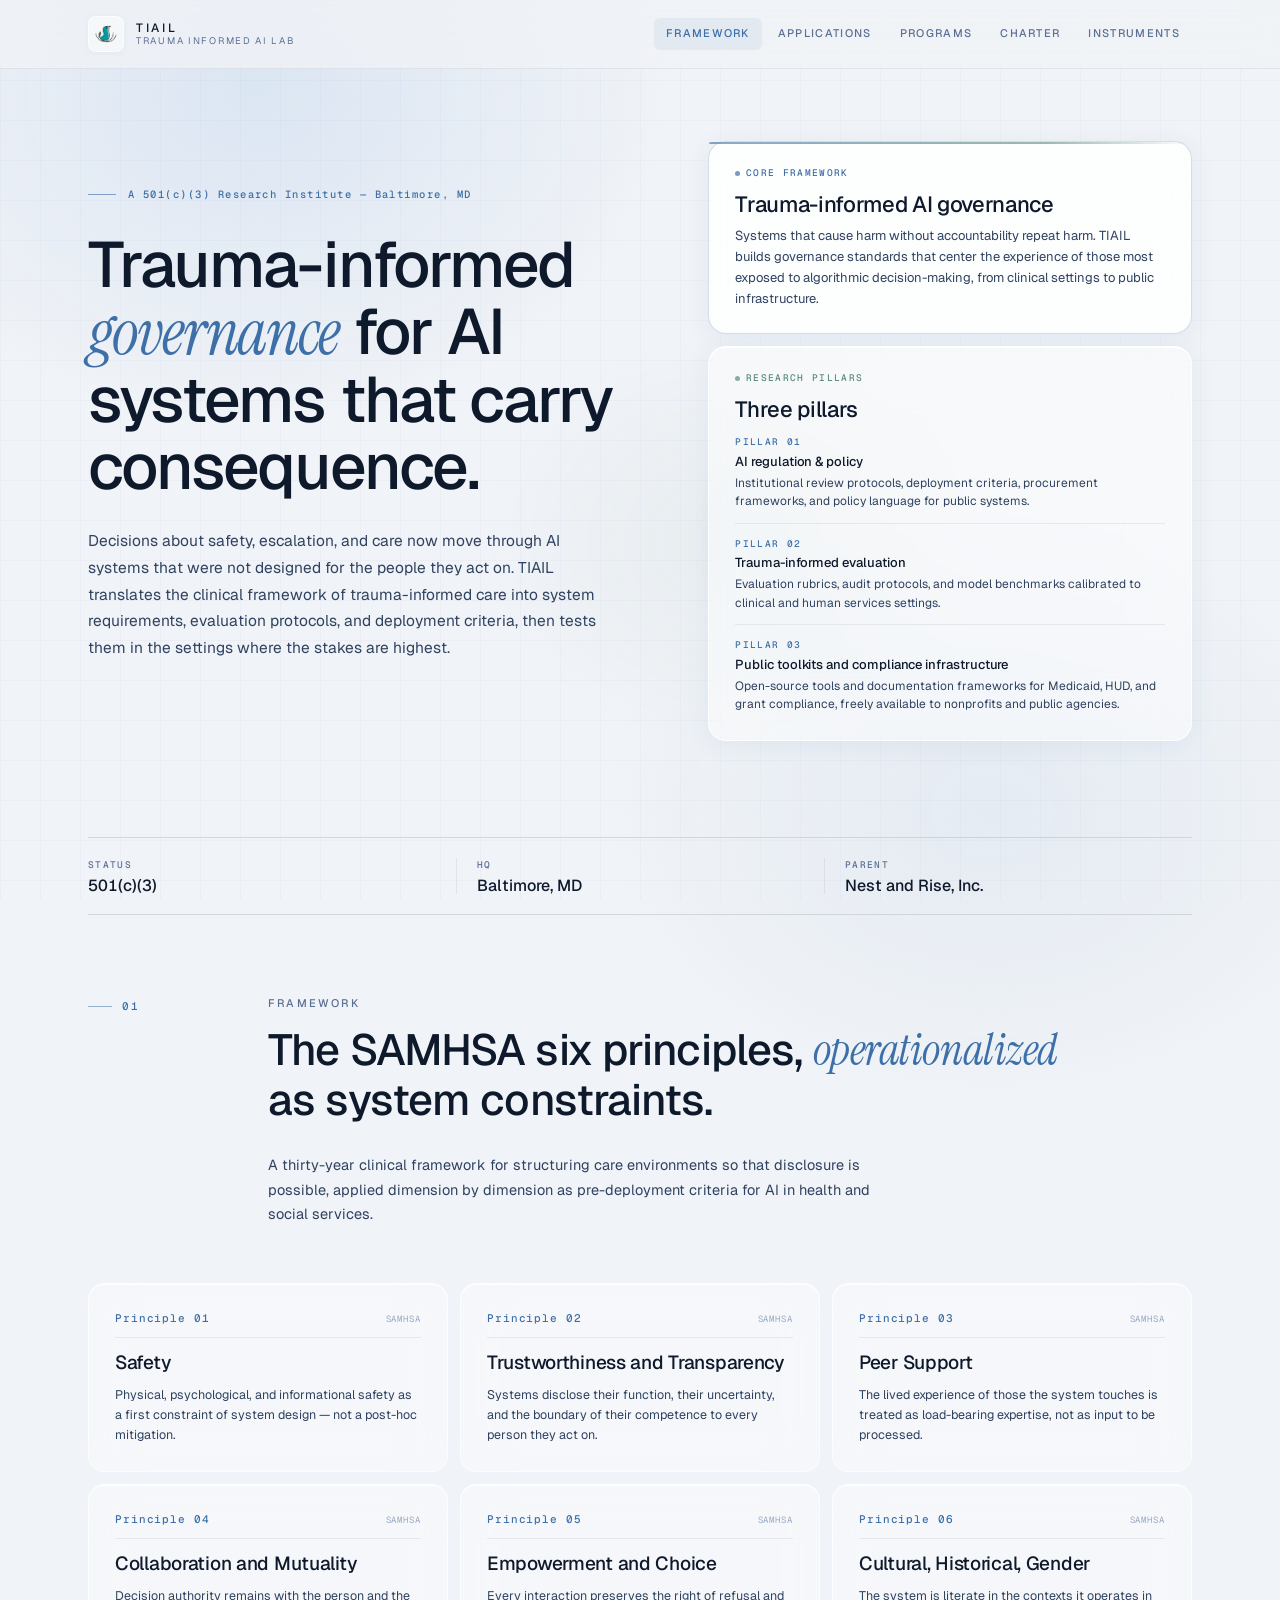
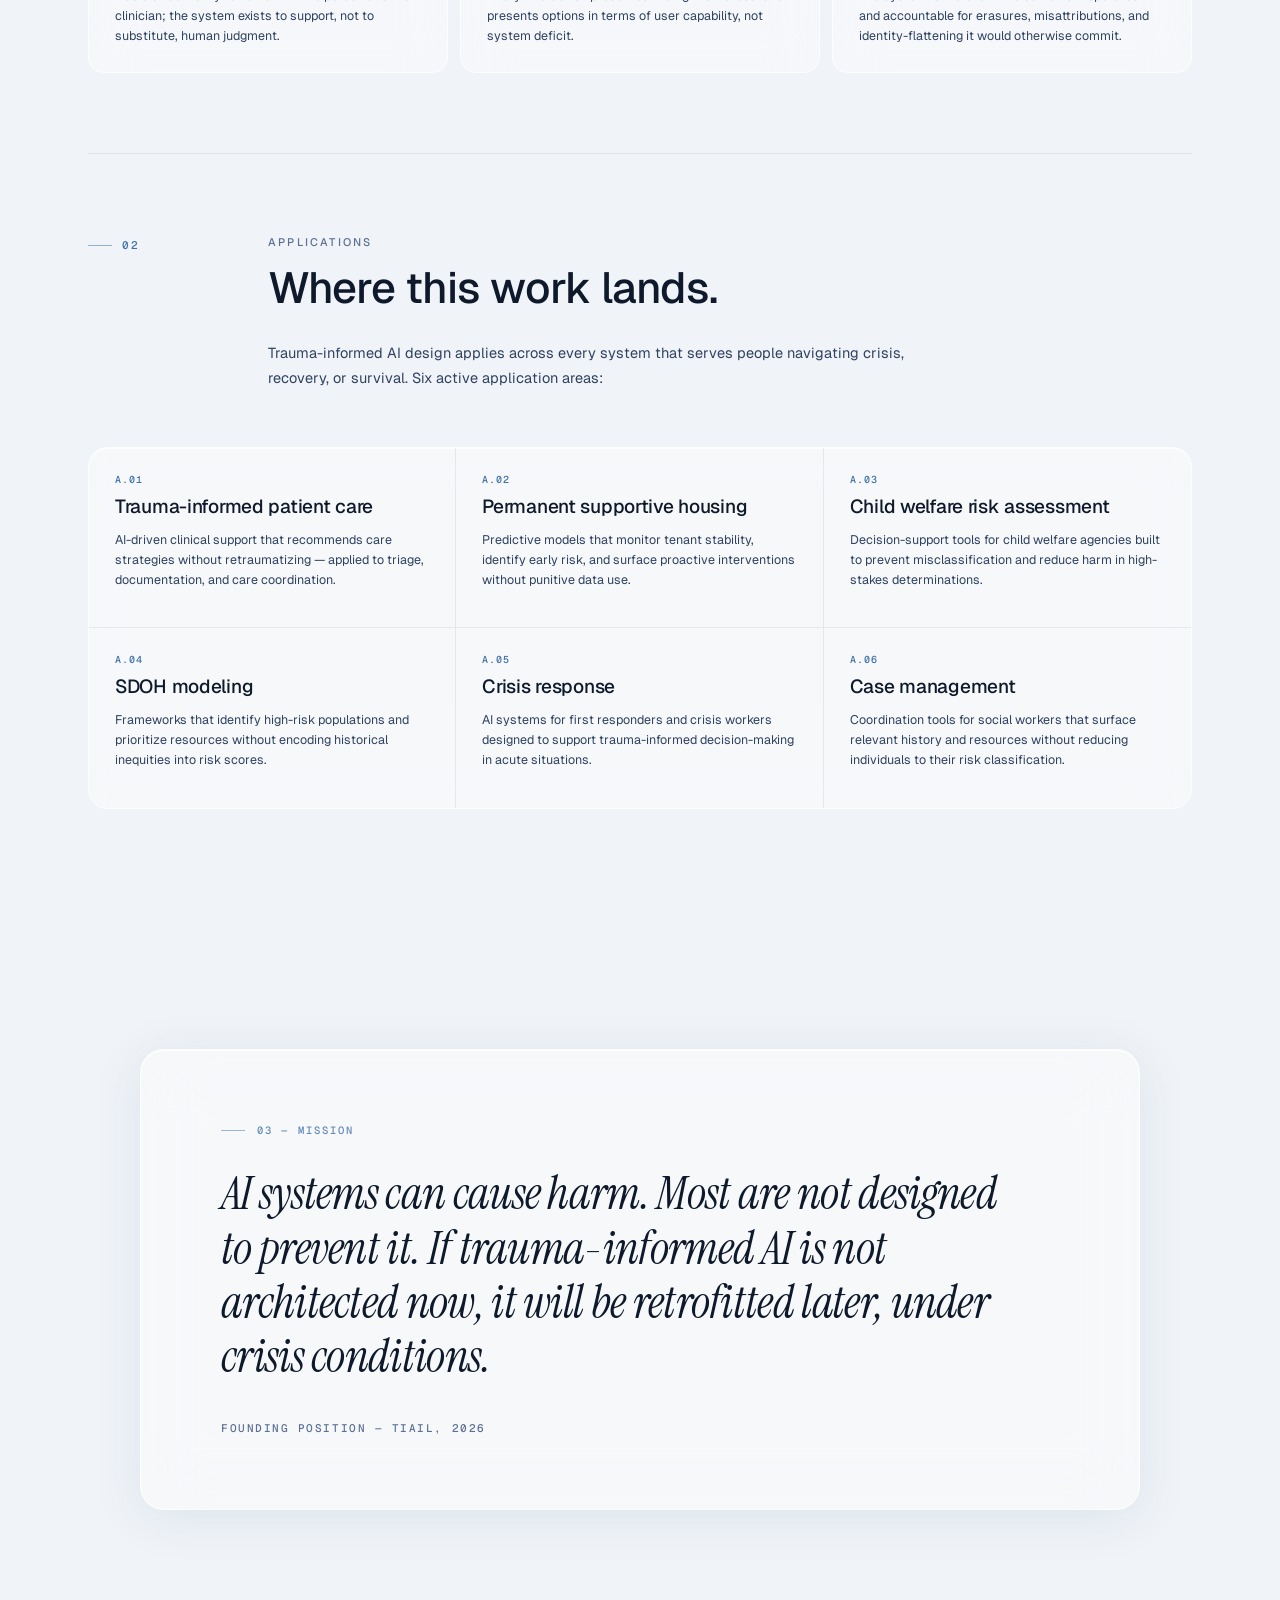
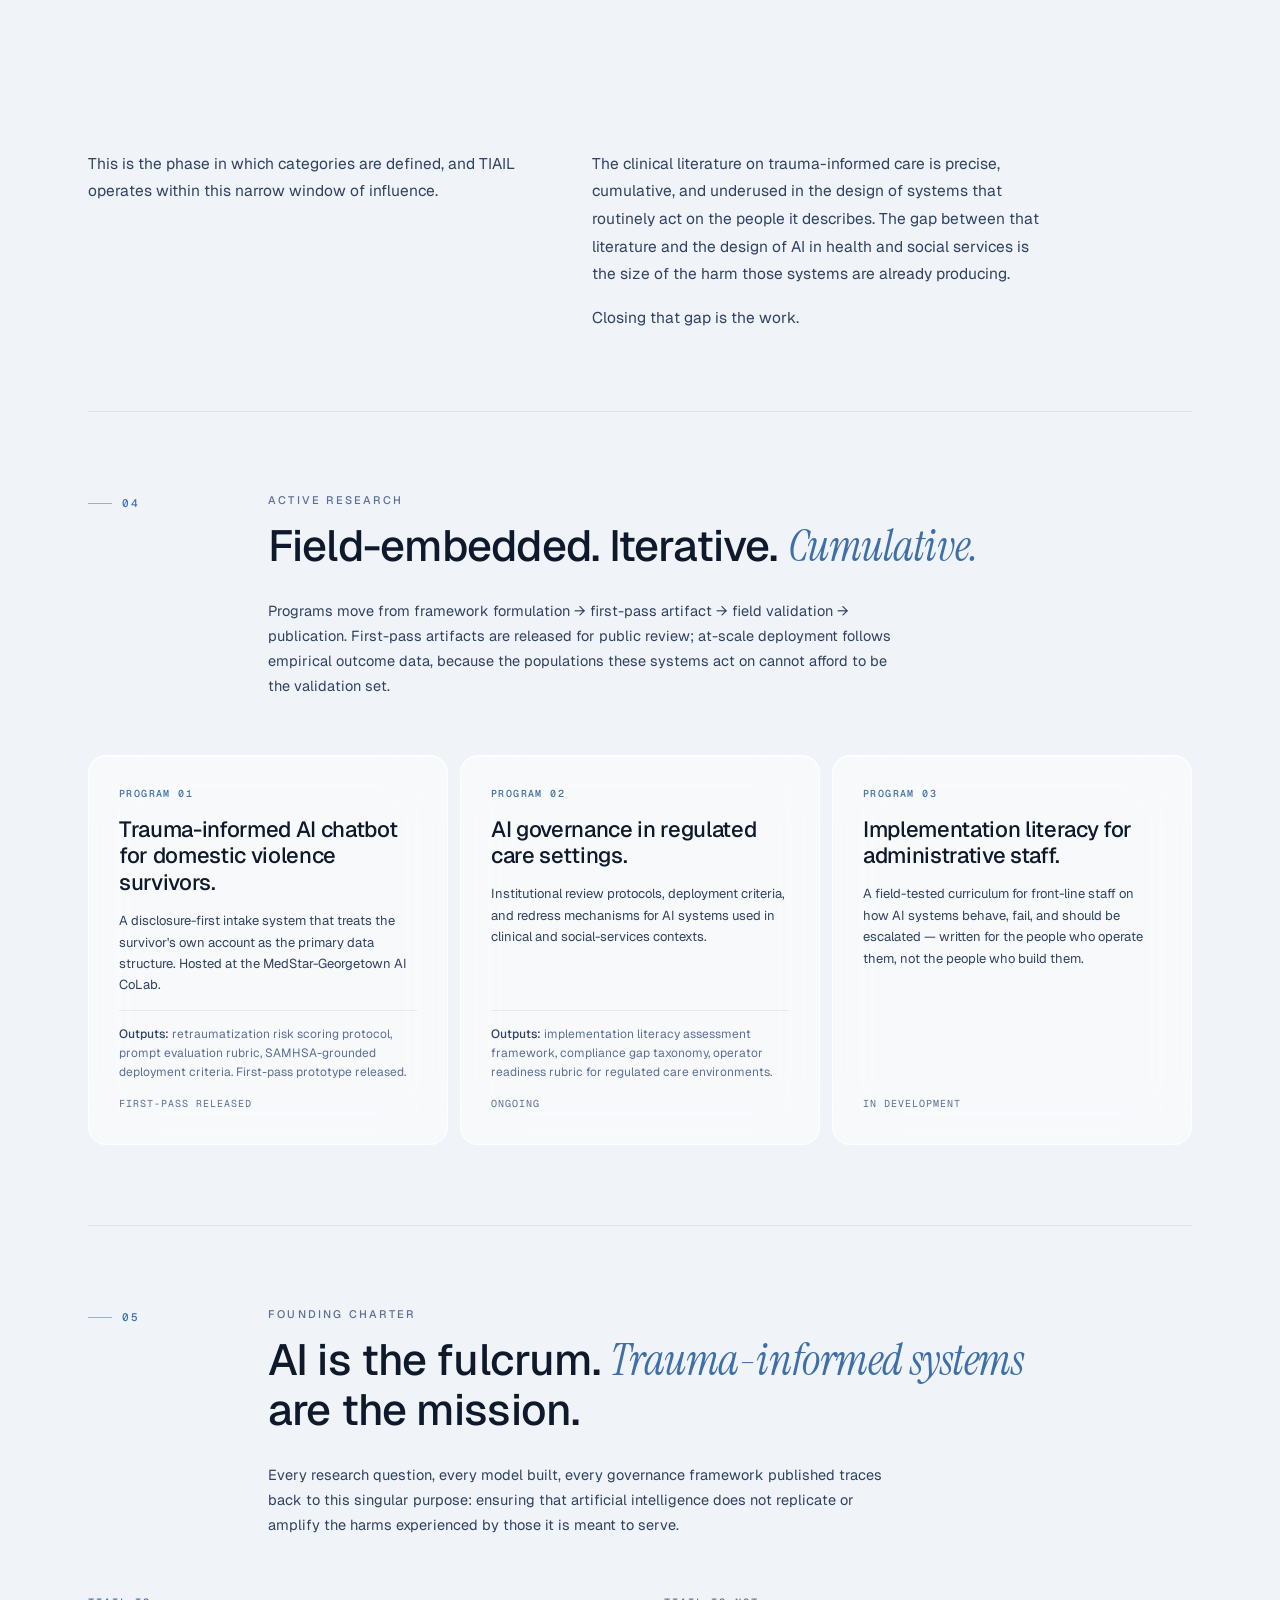
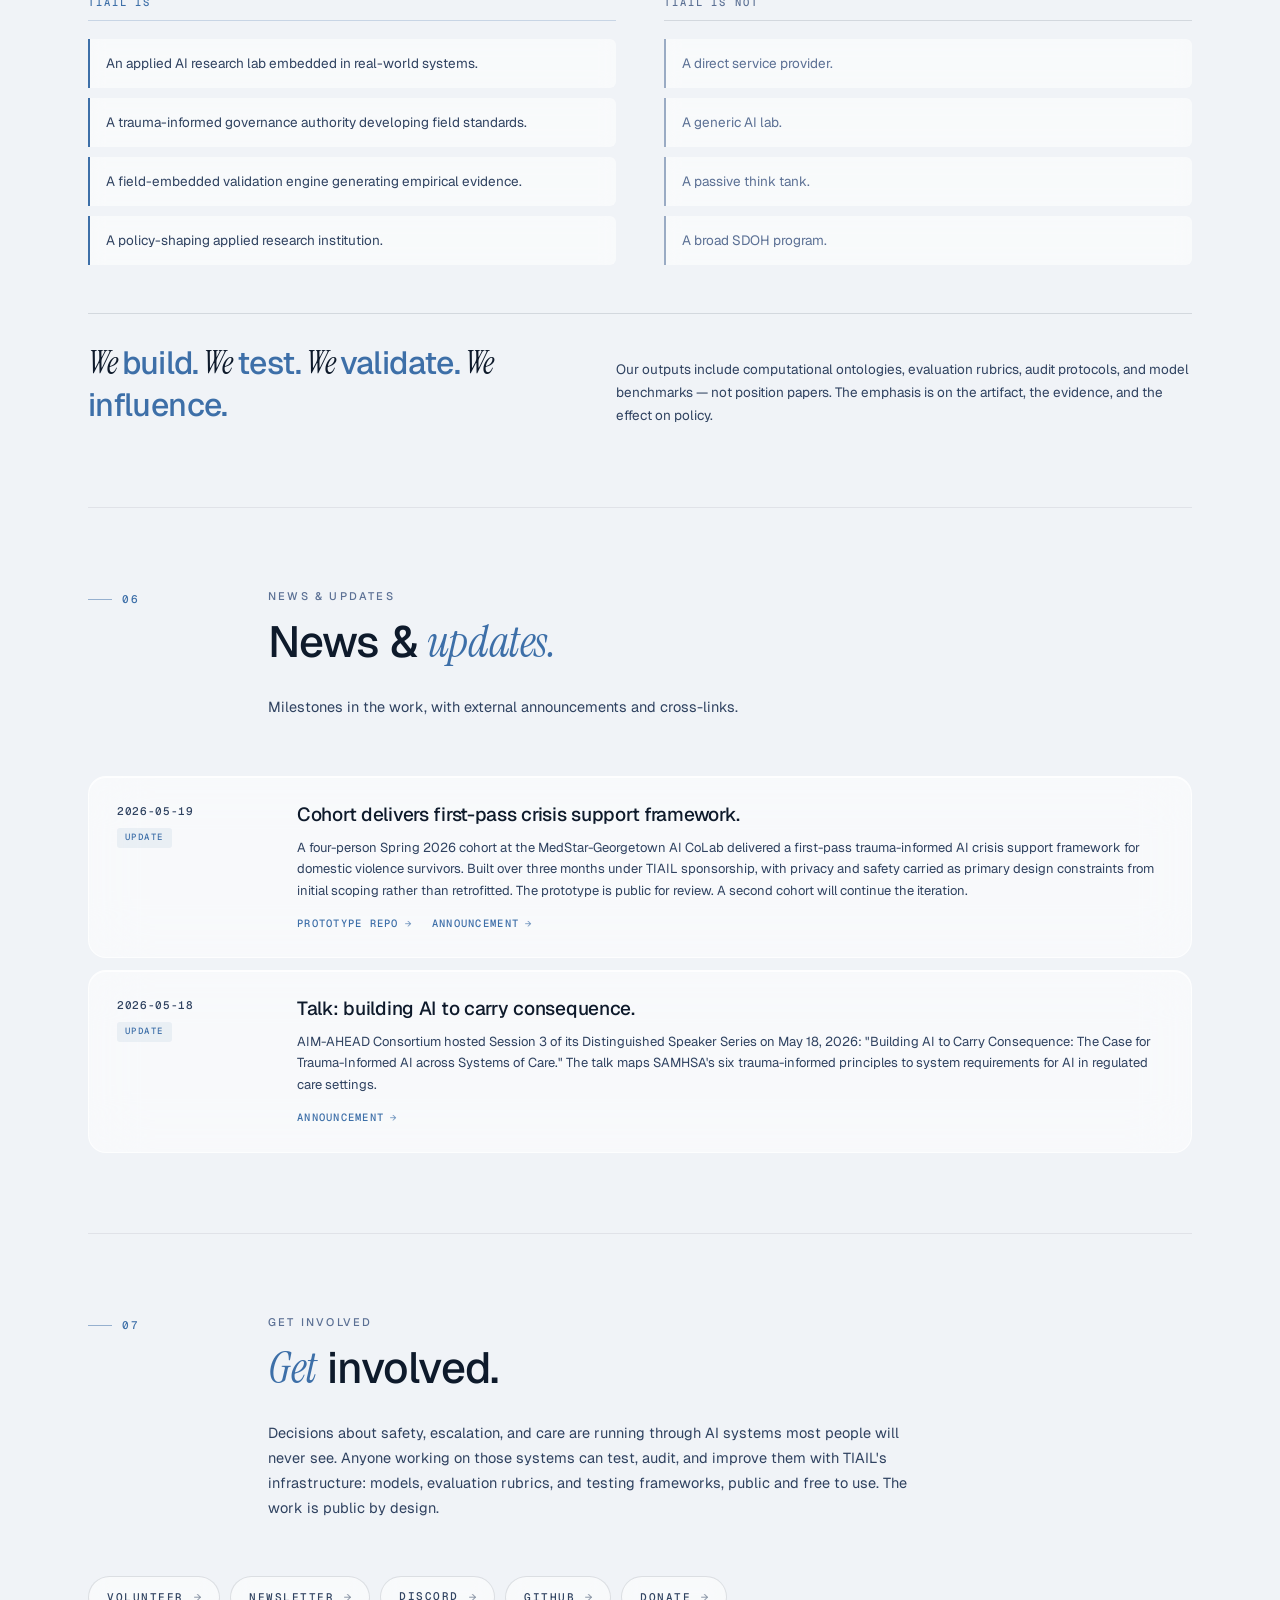
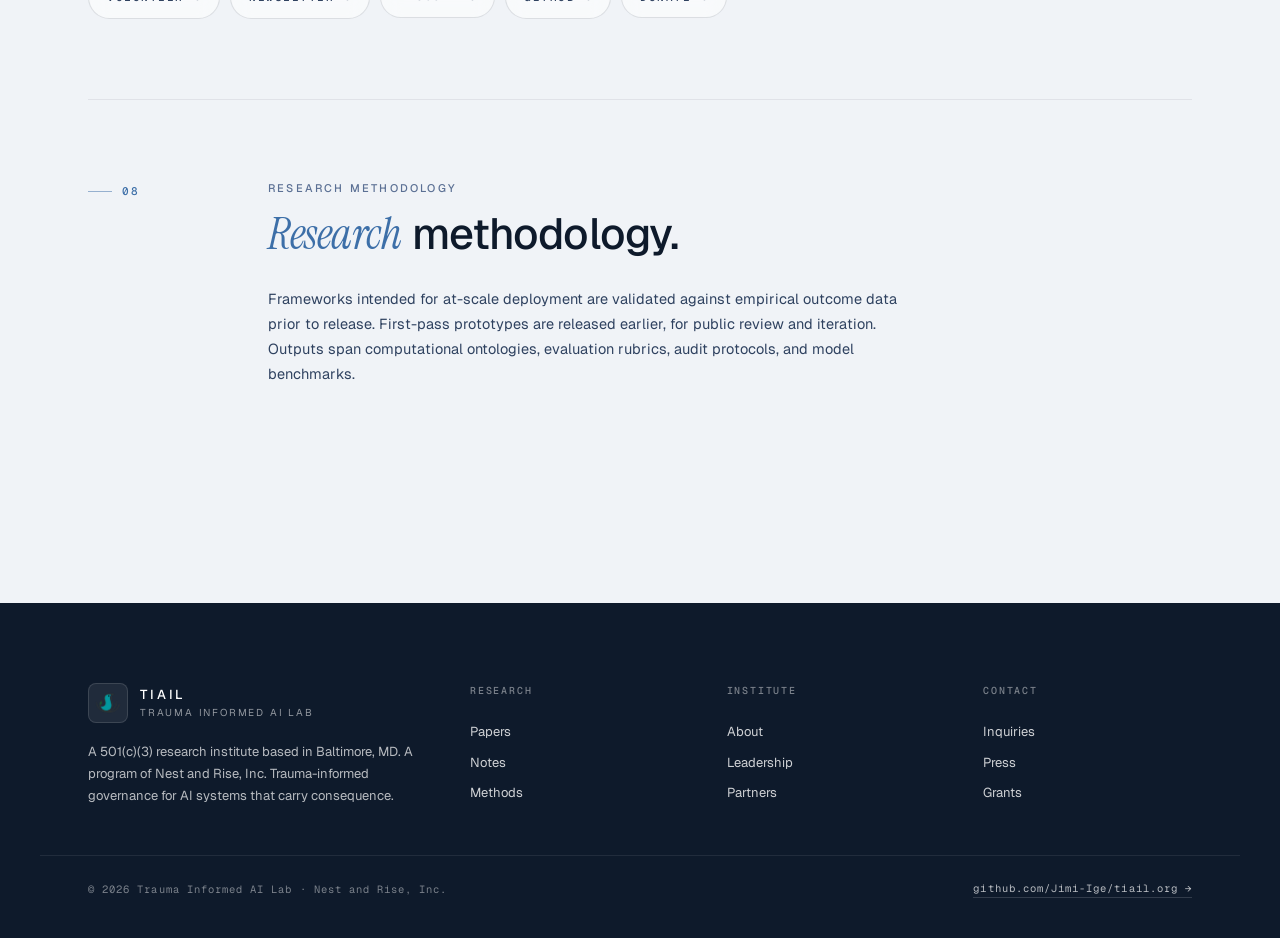
<file: index.html>
<!DOCTYPE html>
<html lang="en">
<head>
<meta charset="UTF-8" />
<meta name="viewport" content="width=device-width,initial-scale=1" />
<title>TIAIL — Trauma Informed AI Lab</title>
<link rel="preconnect" href="https://fonts.googleapis.com">
<link rel="preconnect" href="https://fonts.gstatic.com" crossorigin>
<link href="https://fonts.googleapis.com/css2?family=Instrument+Serif:ital@0;1&family=Geist:wght@300;400;500;600&family=Geist+Mono:wght@400;500&display=swap" rel="stylesheet">
<link rel="stylesheet" href="/styles.css" />
</head>
<body data-density="dense">

<div class="bg"></div>
<div class="bg-accent"></div>
<div class="bg-grid"></div>

<!-- ──────────────── HEADER ──────────────── -->
<header class="site-header">
  <div class="header-inner">
    <div class="wordmark">
      <a href="/">
        <div class="wordmark-tile">
          <img src="/assets/nest-and-rise.png" alt="Nest and Rise" />
        </div>
        <div class="wordmark-text">
          <div class="wordmark-main">TIAIL</div>
          <div class="wordmark-sub">Trauma Informed AI Lab</div>
        </div>
      </a>
    </div>
    <nav class="nav">
      <a href="#framework" class="active">Framework</a>
      <a href="#applications">Applications</a>
      <a href="#programs">Programs</a>
      <a href="#charter">Charter</a>
      <a href="/early-instruments/">Instruments</a>
    </nav>
  </div>
</header>

<main class="wrap">

  <!-- ──────────────── HERO ──────────────── -->
  <section class="hero">
    <div>
      <div class="hero-eyebrow">A 501(c)(3) Research Institute — Baltimore, MD</div>
      <h1 class="hero-title">
        Trauma-informed <em>governance</em> for AI systems that carry consequence.
      </h1>
      <p class="hero-body">
        Decisions about safety, escalation, and care now move through AI systems that were not
        designed for the people they act on. TIAIL translates the clinical framework of
        trauma-informed care into system requirements, evaluation protocols, and deployment
        criteria, then tests them in the settings where the stakes are highest.
      </p>
    </div>
    <div class="hero-stack">
      <div class="card featured">
        <div class="card-tag"><span class="dot"></span>Core framework</div>
        <div class="card-title">Trauma-informed AI governance</div>
        <div class="card-body">
          Systems that cause harm without accountability repeat harm. TIAIL builds governance
          standards that center the experience of those most exposed to algorithmic
          decision-making, from clinical settings to public infrastructure.
        </div>
      </div>
      <div class="card">
        <div class="card-tag sage"><span class="dot"></span>Research pillars</div>
        <div class="card-title">Three pillars</div>
        <div class="card-body">
          <div class="pillar-list">
            <div class="pillar-item">
              <div class="pillar-n">Pillar 01</div>
              <div class="pillar-t">AI regulation &amp; policy</div>
              <div class="pillar-d">Institutional review protocols, deployment criteria, procurement frameworks, and policy language for public systems.</div>
            </div>
            <div class="pillar-item">
              <div class="pillar-n">Pillar 02</div>
              <div class="pillar-t">Trauma-informed evaluation</div>
              <div class="pillar-d">Evaluation rubrics, audit protocols, and model benchmarks calibrated to clinical and human services settings.</div>
            </div>
            <div class="pillar-item">
              <div class="pillar-n">Pillar 03</div>
              <div class="pillar-t">Public toolkits and compliance infrastructure</div>
              <div class="pillar-d">Open-source tools and documentation frameworks for Medicaid, HUD, and grant compliance, freely available to nonprofits and public agencies.</div>
            </div>
          </div>
        </div>
      </div>
    </div>
  </section>

  <!-- ──────────────── MASTHEAD DATA STRIP ──────────────── -->
  <div class="masthead">
    <div><div class="mh-label">Status</div><div class="mh-value small">501(c)(3)</div></div>
    <div><div class="mh-label">HQ</div><div class="mh-value small">Baltimore, MD</div></div>
    <div><div class="mh-label">Parent</div><div class="mh-value small">Nest and Rise, Inc.</div></div>
  </div>

  <!-- ──────────────── §01 FRAMEWORK ──────────────── -->
  <section class="section" id="framework">
    <div class="sec-head">
      <div class="sec-n">01</div>
      <div>
        <div class="sec-label">Framework</div>
        <h2 class="sec-title">The SAMHSA six principles, <em>operationalized</em> as system constraints.</h2>
        <div class="sec-intro">
          A thirty-year clinical framework for structuring care environments so that disclosure is
          possible, applied dimension by dimension as pre-deployment criteria for AI in health
          and social services.
        </div>
      </div>
    </div>
    <div class="principles" id="principles"></div>
  </section>

  <!-- ──────────────── §02 APPLICATIONS ──────────────── -->
  <section class="section" id="applications">
    <div class="sec-head">
      <div class="sec-n">02</div>
      <div>
        <div class="sec-label">Applications</div>
        <h2 class="sec-title">Where this work lands.</h2>
        <div class="sec-intro">
          Trauma-informed AI design applies across every system that serves people navigating
          crisis, recovery, or survival. Six active application areas:
        </div>
      </div>
    </div>
    <div class="apps" id="apps"></div>
  </section>

</main>

<!-- ──────────────── PULL-QUOTE BAND (full-bleed) ──────────────── -->
<section class="pullquote" id="mission">
  <div class="pullquote-inner">
    <div class="pullquote-label">03 — Mission</div>
    <div class="pullquote-text">
      AI systems can cause harm. Most are not designed to prevent it. If trauma-informed AI is
      not architected now, it will be retrofitted later, under crisis conditions.
    </div>
    <div class="pullquote-attr">Founding position — TIAIL, 2026</div>
  </div>
</section>

<main class="wrap">

  <!-- ──────────────── Continued mission body ──────────────── -->
  <section class="section">
    <div class="mission-body">
      <p>
        This is the phase in which categories are defined, and TIAIL operates within this narrow
        window of influence.
      </p>
      <p>
        The clinical literature on trauma-informed care is precise, cumulative, and underused in
        the design of systems that routinely act on the people it describes. The gap between that
        literature and the design of AI in health and social services is the size of the harm
        those systems are already producing.
      </p>
      <p>
        Closing that gap is the work.
      </p>
    </div>
  </section>

  <!-- ──────────────── §04 PROGRAMS ──────────────── -->
  <section class="section" id="programs">
    <div class="sec-head">
      <div class="sec-n">04</div>
      <div>
        <div class="sec-label">Active research</div>
        <h2 class="sec-title">Field-embedded. Iterative. <em>Cumulative.</em></h2>
        <div class="sec-intro">
          Programs move from framework formulation → first-pass artifact → field validation →
          publication. First-pass artifacts are released for public review; at-scale deployment
          follows empirical outcome data, because the populations these systems act on cannot
          afford to be the validation set.
        </div>
      </div>
    </div>
    <div class="programs" id="programs-grid"></div>
  </section>

  <!-- ──────────────── §05 CHARTER ──────────────── -->
  <section class="section" id="charter">
    <div class="sec-head">
      <div class="sec-n">05</div>
      <div>
        <div class="sec-label">Founding charter</div>
        <h2 class="sec-title">AI is the fulcrum. <em>Trauma-informed systems</em> are the mission.</h2>
        <div class="sec-intro">
          Every research question, every model built, every governance framework published traces
          back to this singular purpose: ensuring that artificial intelligence does not replicate
          or amplify the harms experienced by those it is meant to serve.
        </div>
      </div>
    </div>
    <div class="charter-grid">
      <div>
        <div class="charter-col-head">TIAIL is</div>
        <div class="charter-list" id="charter-is"></div>
      </div>
      <div>
        <div class="charter-col-head not">TIAIL is not</div>
        <div class="charter-list not" id="charter-isnot"></div>
      </div>
    </div>
    <div class="charter-close">
      <div class="charter-close-verbs">We <span>build.</span> We <span>test.</span> We <span>validate.</span> We <span>influence.</span></div>
      <div class="charter-close-body">
        Our outputs include computational ontologies, evaluation rubrics, audit protocols, and model
        benchmarks — not position papers. The emphasis is on the artifact, the evidence, and the
        effect on policy.
      </div>
    </div>
  </section>

  <!-- ──────────────── §06 NEWS & UPDATES ──────────────── -->
  <section class="section" id="updates">
    <div class="sec-head">
      <div class="sec-n">06</div>
      <div>
        <div class="sec-label">News &amp; updates</div>
        <h2 class="sec-title">News &amp; <em>updates.</em></h2>
        <div class="sec-intro">
          Milestones in the work, with external announcements and cross-links.
        </div>
      </div>
    </div>
    <div class="news-list">
      <article class="news-item">
        <div class="news-meta">
          <div class="news-date">2026-05-19</div>
          <span class="news-tag">Update</span>
        </div>
        <div class="news-body">
          <h3 class="news-title">Cohort delivers first-pass crisis support framework.</h3>
          <p class="news-text">
            A four-person Spring 2026 cohort at the MedStar-Georgetown AI CoLab delivered a
            first-pass trauma-informed AI crisis support framework for domestic violence
            survivors. Built over three months under TIAIL sponsorship, with privacy and safety
            carried as primary design constraints from initial scoping rather than retrofitted.
            The prototype is public for review. A second cohort will continue the iteration.
          </p>
          <div class="news-links">
            <a class="news-link" href="https://github.com/Jimi-Ige/trauma-informed-ai" target="_blank" rel="noopener">Prototype repo</a>
            <a class="news-link" href="https://www.linkedin.com/posts/jimi-ige_aiinhealthcare-traumainformedcare-domesticviolence-share-7450173950833246208-Q9m9" target="_blank" rel="noopener">Announcement</a>
          </div>
        </div>
      </article>
      <article class="news-item">
        <div class="news-meta">
          <div class="news-date">2026-05-18</div>
          <span class="news-tag">Update</span>
        </div>
        <div class="news-body">
          <h3 class="news-title">Talk: building AI to carry consequence.</h3>
          <p class="news-text">
            AIM-AHEAD Consortium hosted Session 3 of its Distinguished Speaker Series on May 18,
            2026: "Building AI to Carry Consequence: The Case for Trauma-Informed AI across
            Systems of Care." The talk maps SAMHSA's six trauma-informed principles to system
            requirements for AI in regulated care settings.
          </p>
          <div class="news-links">
            <a class="news-link" href="https://www.linkedin.com/posts/jimi-ige_i-am-very-much-looking-forward-to-this-opportunity-share-7460302025277407232-Pb3P" target="_blank" rel="noopener">Announcement</a>
          </div>
        </div>
      </article>
    </div>
  </section>

  <!-- ──────────────── §07 GET INVOLVED ──────────────── -->
  <section class="section" id="involved">
    <div class="sec-head">
      <div class="sec-n">07</div>
      <div>
        <div class="sec-label">Get involved</div>
        <h2 class="sec-title"><em>Get</em> involved.</h2>
        <div class="sec-intro">
          Decisions about safety, escalation, and care are running through AI systems most people
          will never see. Anyone working on those systems can test, audit, and improve them with
          TIAIL's infrastructure: models, evaluation rubrics, and testing frameworks, public and
          free to use. The work is public by design.
        </div>
      </div>
    </div>
    <div class="cta-row">
      <a class="cta-btn" href="https://forms.cloud.microsoft/r/xCedQ68MdC" target="_blank" rel="noopener">Volunteer</a>
      <a class="cta-btn" href="https://substack.com/@nestandrise?r=5ml7id&amp;utm_campaign=profile&amp;utm_medium=profile-page" target="_blank" rel="noopener">Newsletter</a>
      <a class="cta-btn" href="https://discord.com/invite/9vfjCa8Usj" target="_blank" rel="noopener">Discord</a>
      <a class="cta-btn" href="https://github.com/Jimi-Ige/trauma-informed-ai-lab" target="_blank" rel="noopener">GitHub</a>
      <a class="cta-btn" href="https://givebutter.com/InnovationFund" target="_blank" rel="noopener">Donate</a>
    </div>
  </section>

  <!-- ──────────────── §08 RESEARCH METHODOLOGY ──────────────── -->
  <section class="section" id="methodology">
    <div class="sec-head">
      <div class="sec-n">08</div>
      <div>
        <div class="sec-label">Research methodology</div>
        <h2 class="sec-title"><em>Research</em> methodology.</h2>
        <div class="sec-intro">
          Frameworks intended for at-scale deployment are validated against empirical outcome
          data prior to release. First-pass prototypes are released earlier, for public review
          and iteration. Outputs span computational ontologies, evaluation rubrics, audit
          protocols, and model benchmarks.
        </div>
      </div>
    </div>
  </section>


</main>

<!-- ──────────────── FOOTER ──────────────── -->
<footer class="footer">
  <div class="footer-grid">
    <div class="footer-brand">
      <div style="display:flex;align-items:center;gap:12px;">
        <div class="footer-tile"><img src="/assets/nest-and-rise.png" alt="" /></div>
        <div>
          <div class="footer-wm-main">TIAIL</div>
          <div class="footer-wm-sub">Trauma Informed AI Lab</div>
        </div>
      </div>
      <div class="footer-desc">
        A 501(c)(3) research institute based in Baltimore, MD. A program of Nest and Rise, Inc.
        Trauma-informed governance for AI systems that carry consequence.
      </div>
    </div>
    <div class="footer-col">
      <div class="footer-col-head">Research</div>
      <a href="#">Papers</a>
      <a href="#">Notes</a>
      <a href="#">Methods</a>
    </div>
    <div class="footer-col">
      <div class="footer-col-head">Institute</div>
      <a href="#">About</a>
      <a href="#">Leadership</a>
      <a href="#">Partners</a>
    </div>
    <div class="footer-col">
      <div class="footer-col-head">Contact</div>
      <a href="#">Inquiries</a>
      <a href="#">Press</a>
      <a href="#">Grants</a>
    </div>
  </div>
  <div class="footer-bottom">
    <span>© 2026 Trauma Informed AI Lab · Nest and Rise, Inc.</span>
    <a href="https://github.com/Jimi-Ige/tiail.org">github.com/Jimi-Ige/tiail.org →</a>
  </div>
</footer>

<script>
// ──────────────── Content: PRINCIPLES ────────────────
const PRINCIPLES = [
  { n: '01', tag: 'Safety', t: 'Safety', d: 'Physical, psychological, and informational safety as a first constraint of system design — not a post-hoc mitigation.' },
  { n: '02', tag: 'Trust', t: 'Trustworthiness and Transparency', d: 'Systems disclose their function, their uncertainty, and the boundary of their competence to every person they act on.' },
  { n: '03', tag: 'Peer', t: 'Peer Support', d: 'The lived experience of those the system touches is treated as load-bearing expertise, not as input to be processed.' },
  { n: '04', tag: 'Collab.', t: 'Collaboration and Mutuality', d: 'Decision authority remains with the person and the clinician; the system exists to support, not to substitute, human judgment.' },
  { n: '05', tag: 'Choice', t: 'Empowerment and Choice', d: 'Every interaction preserves the right of refusal and presents options in terms of user capability, not system deficit.' },
  { n: '06', tag: 'Context', t: 'Cultural, Historical, Gender', d: 'The system is literate in the contexts it operates in and accountable for erasures, misattributions, and identity-flattening it would otherwise commit.' },
];
document.getElementById('principles').innerHTML = PRINCIPLES.map(p => `
  <div class="principle">
    <div class="principle-head">
      <div class="principle-n">Principle ${p.n}</div>
      <div class="principle-tag">SAMHSA</div>
    </div>
    <div class="principle-t">${p.t}</div>
    <div class="principle-d">${p.d}</div>
  </div>
`).join('');

// ──────────────── Content: APPLICATIONS ────────────────
const APPS = [
  { n: 'A.01', t: 'Trauma-informed patient care', d: 'AI-driven clinical support that recommends care strategies without retraumatizing — applied to triage, documentation, and care coordination.' },
  { n: 'A.02', t: 'Permanent supportive housing', d: 'Predictive models that monitor tenant stability, identify early risk, and surface proactive interventions without punitive data use.' },
  { n: 'A.03', t: 'Child welfare risk assessment', d: 'Decision-support tools for child welfare agencies built to prevent misclassification and reduce harm in high-stakes determinations.' },
  { n: 'A.04', t: 'SDOH modeling', d: 'Frameworks that identify high-risk populations and prioritize resources without encoding historical inequities into risk scores.' },
  { n: 'A.05', t: 'Crisis response', d: 'AI systems for first responders and crisis workers designed to support trauma-informed decision-making in acute situations.' },
  { n: 'A.06', t: 'Case management', d: 'Coordination tools for social workers that surface relevant history and resources without reducing individuals to their risk classification.' },
];
document.getElementById('apps').innerHTML = APPS.map(a => `
  <div class="app">
    <div class="app-n">${a.n}</div>
    <div class="app-t">${a.t}</div>
    <div class="app-d">${a.d}</div>
  </div>
`).join('');

// ──────────────── Content: PROGRAMS ────────────────
const PROGRAMS = [
  {
    label: 'Program 01',
    title: 'Trauma-informed AI chatbot for domestic violence survivors.',
    body: "A disclosure-first intake system that treats the survivor's own account as the primary data structure. Hosted at the MedStar-Georgetown AI CoLab.",
    artifacts: '<b>Outputs:</b> retraumatization risk scoring protocol, prompt evaluation rubric, SAMHSA-grounded deployment criteria. First-pass prototype released.',
    partner: 'First-pass released',
  },
  {
    label: 'Program 02',
    title: 'AI governance in regulated care settings.',
    body: 'Institutional review protocols, deployment criteria, and redress mechanisms for AI systems used in clinical and social-services contexts.',
    artifacts: '<b>Outputs:</b> implementation literacy assessment framework, compliance gap taxonomy, operator readiness rubric for regulated care environments.',
    partner: 'Ongoing',
  },
  {
    label: 'Program 03',
    title: 'Implementation literacy for administrative staff.',
    body: 'A field-tested curriculum for front-line staff on how AI systems behave, fail, and should be escalated — written for the people who operate them, not the people who build them.',
    artifacts: null,
    partner: 'In development',
  },
];
document.getElementById('programs-grid').innerHTML = PROGRAMS.map(p => `
  <div class="program">
    <div class="program-label">${p.label}</div>
    <div class="program-title">${p.title}</div>
    <div class="program-body">${p.body}</div>
    ${p.artifacts ? `<div class="program-artifacts">${p.artifacts}</div>` : '<div style="margin-top:auto;"></div>'}
    <div class="program-partner">${p.partner}</div>
  </div>
`).join('');

// ──────────────── Content: CHARTER ────────────────
const IS = [
  'An applied AI research lab embedded in real-world systems.',
  'A trauma-informed governance authority developing field standards.',
  'A field-embedded validation engine generating empirical evidence.',
  'A policy-shaping applied research institution.',
];
const ISNOT = [
  'A direct service provider.',
  'A generic AI lab.',
  'A passive think tank.',
  'A broad SDOH program.',
];
document.getElementById('charter-is').innerHTML = IS.map(t => `<div class="charter-item">${t}</div>`).join('');
document.getElementById('charter-isnot').innerHTML = ISNOT.map(t => `<div class="charter-item">${t}</div>`).join('');

// ──────────────── Header nav scroll-spy ────────────────
const headerLinks = document.querySelectorAll('.nav a');
const sections = [...headerLinks].map(a => document.querySelector(a.getAttribute('href'))).filter(Boolean);
function docTop(el) {
  return el.getBoundingClientRect().top + window.scrollY;
}
function updateHeaderActive() {
  const y = window.scrollY + window.innerHeight * 0.35;
  let active = null;
  sections.forEach(s => { if (docTop(s) <= y) active = s; });
  headerLinks.forEach(a => {
    const href = a.getAttribute('href');
    a.classList.toggle('active', active && href === '#' + active.id);
  });
}
window.addEventListener('scroll', updateHeaderActive, { passive: true });
updateHeaderActive();
</script>

</body>
</html>
</file>
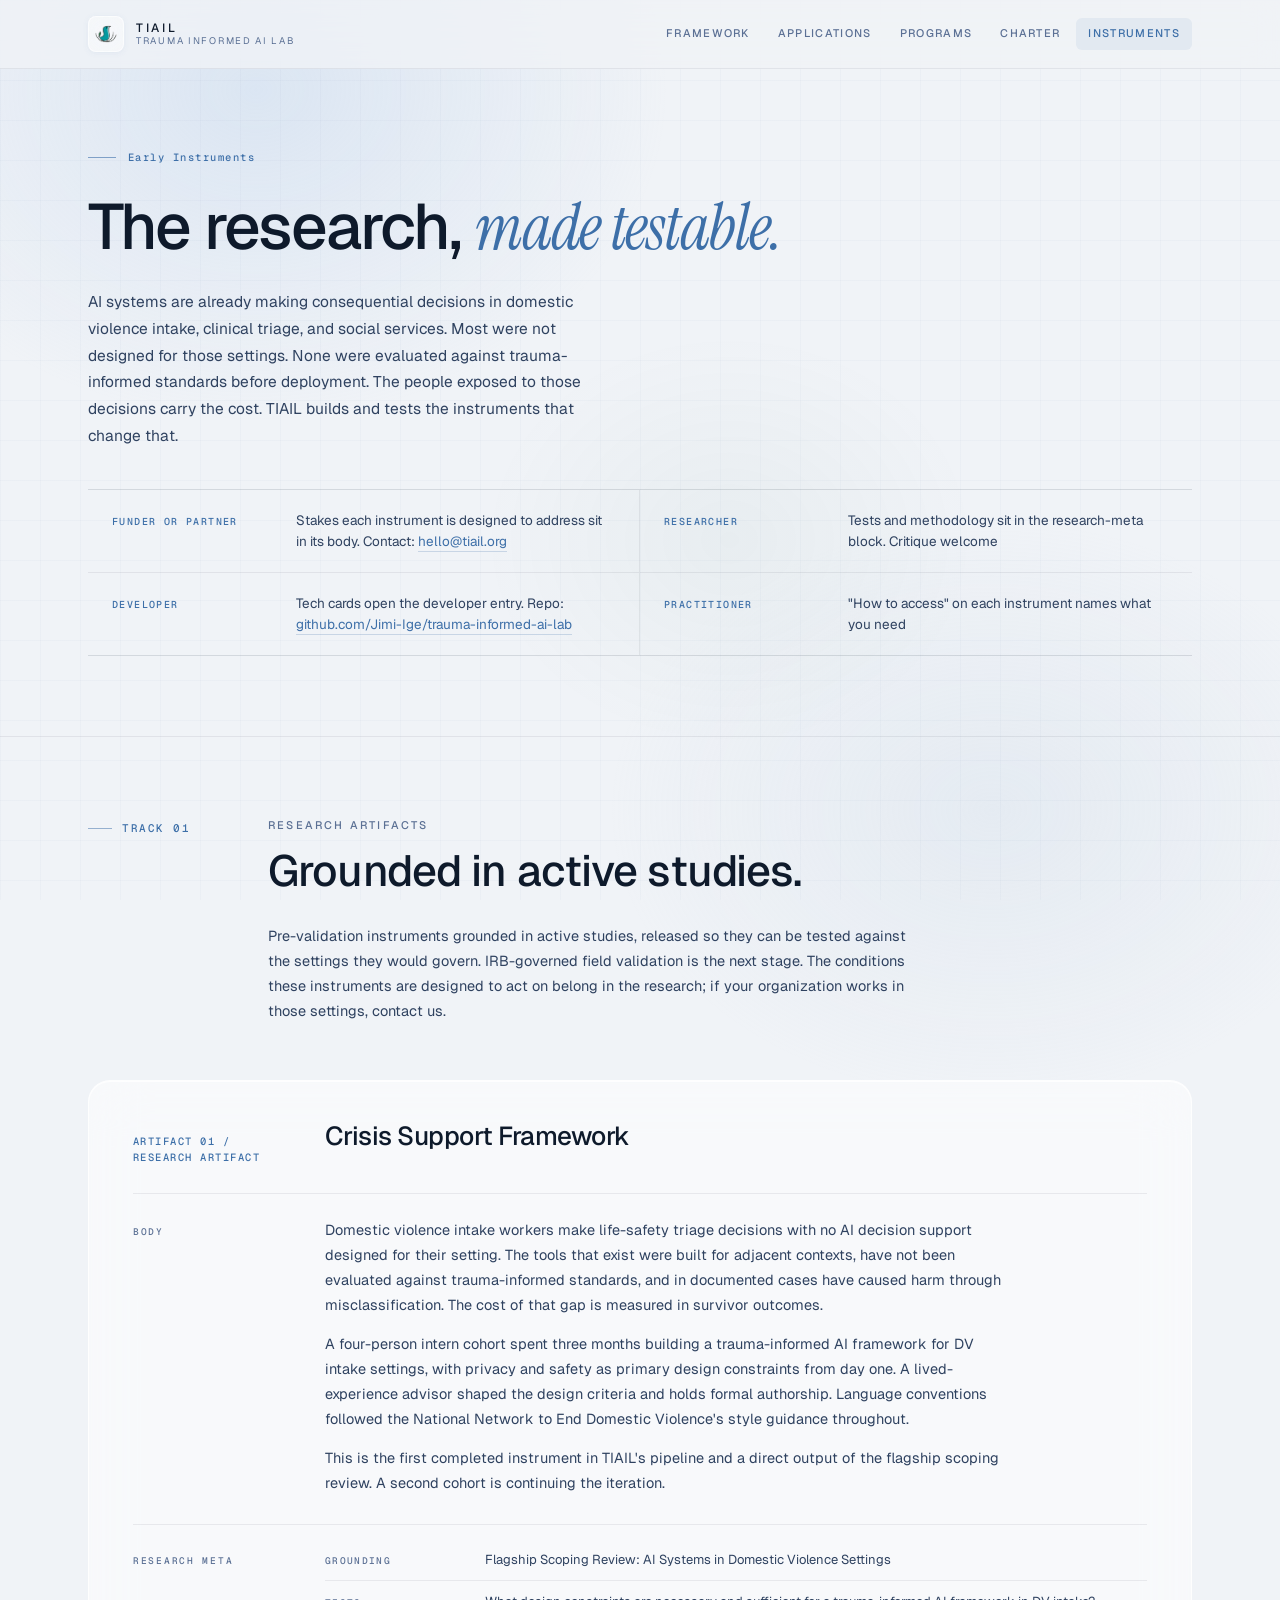
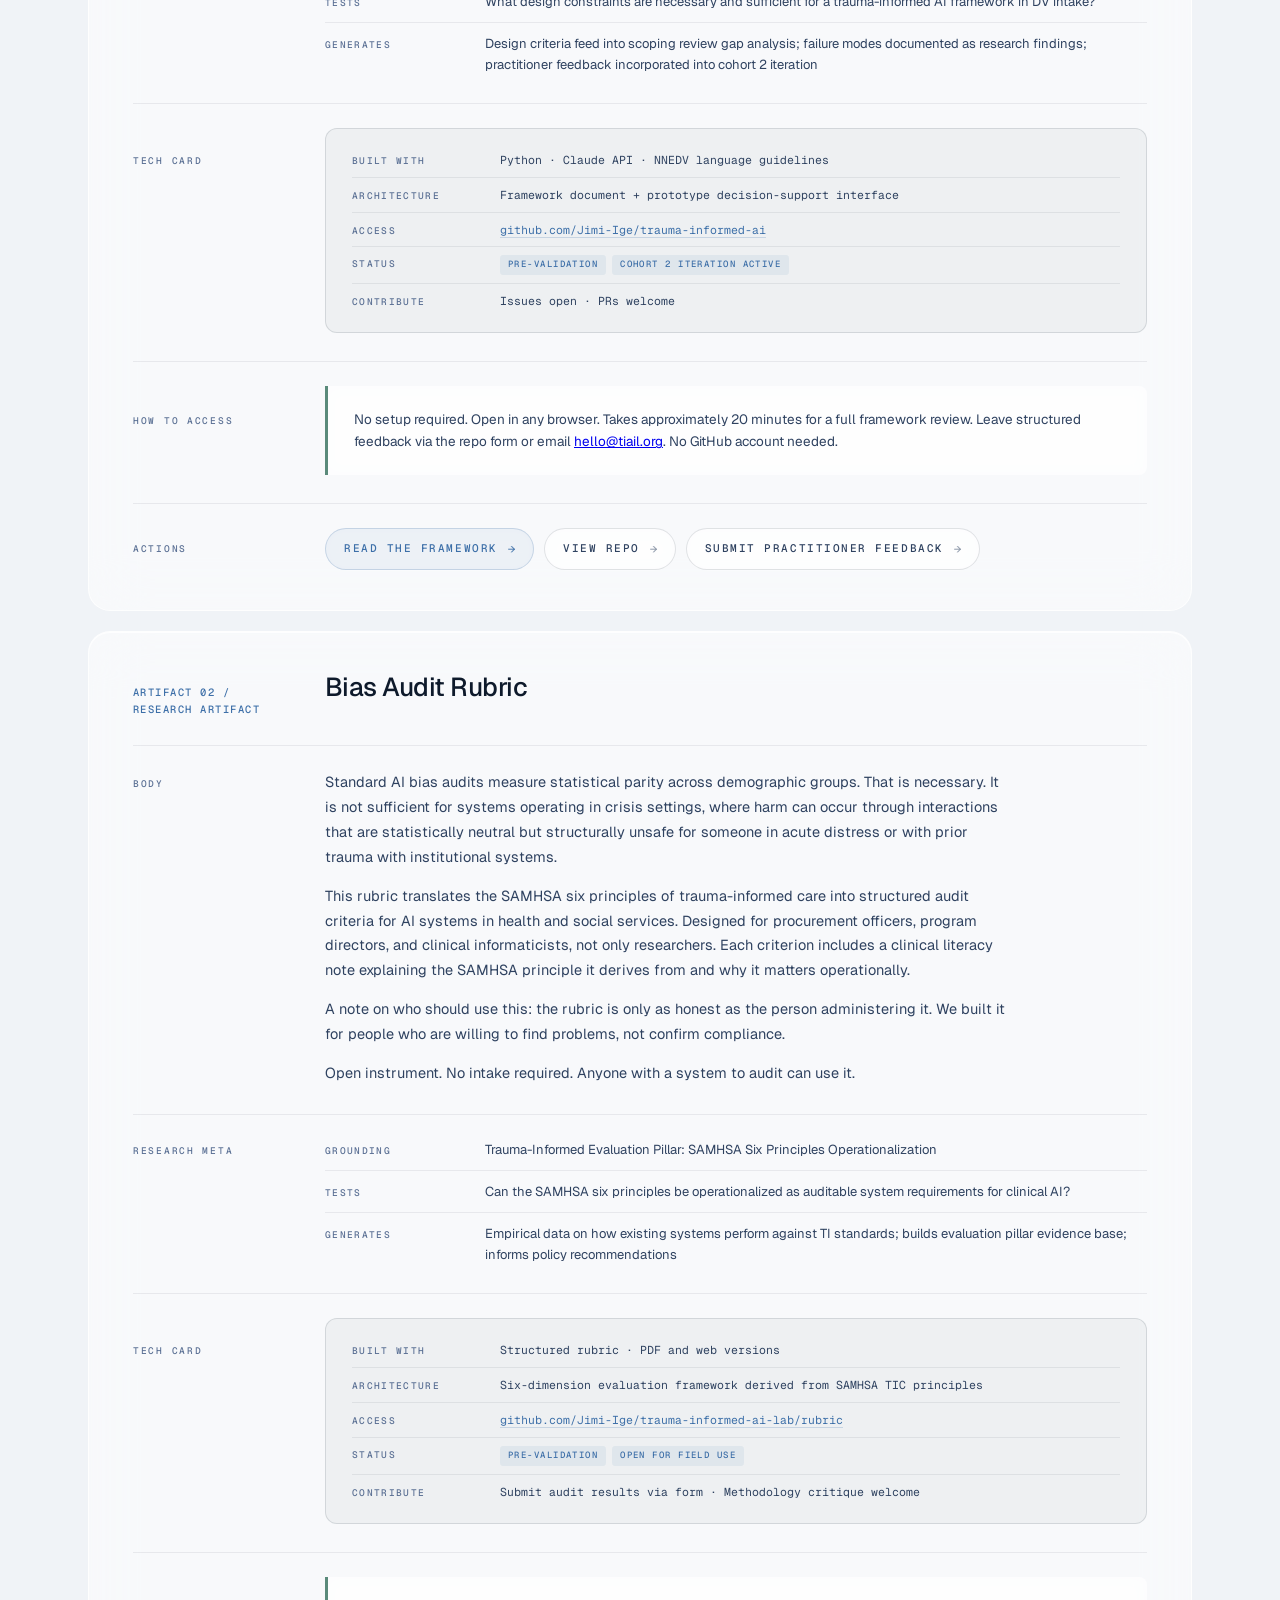
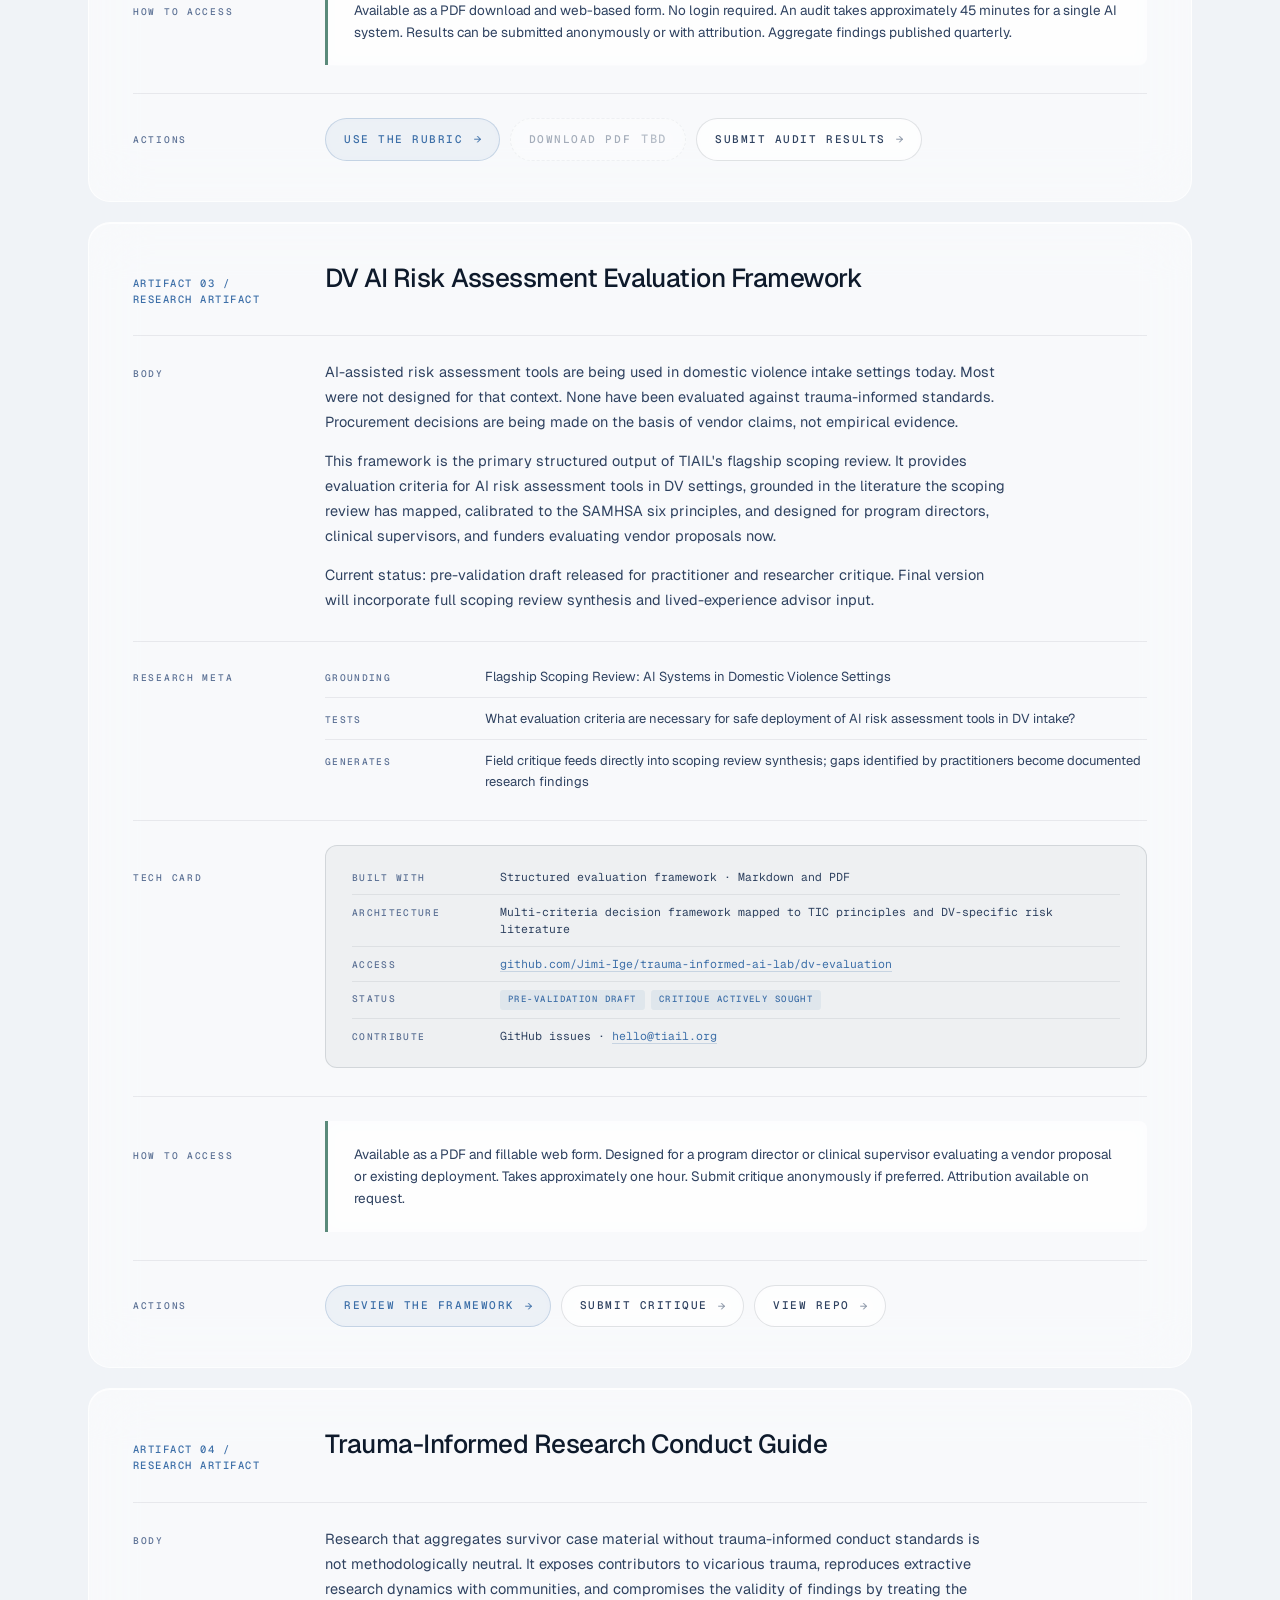
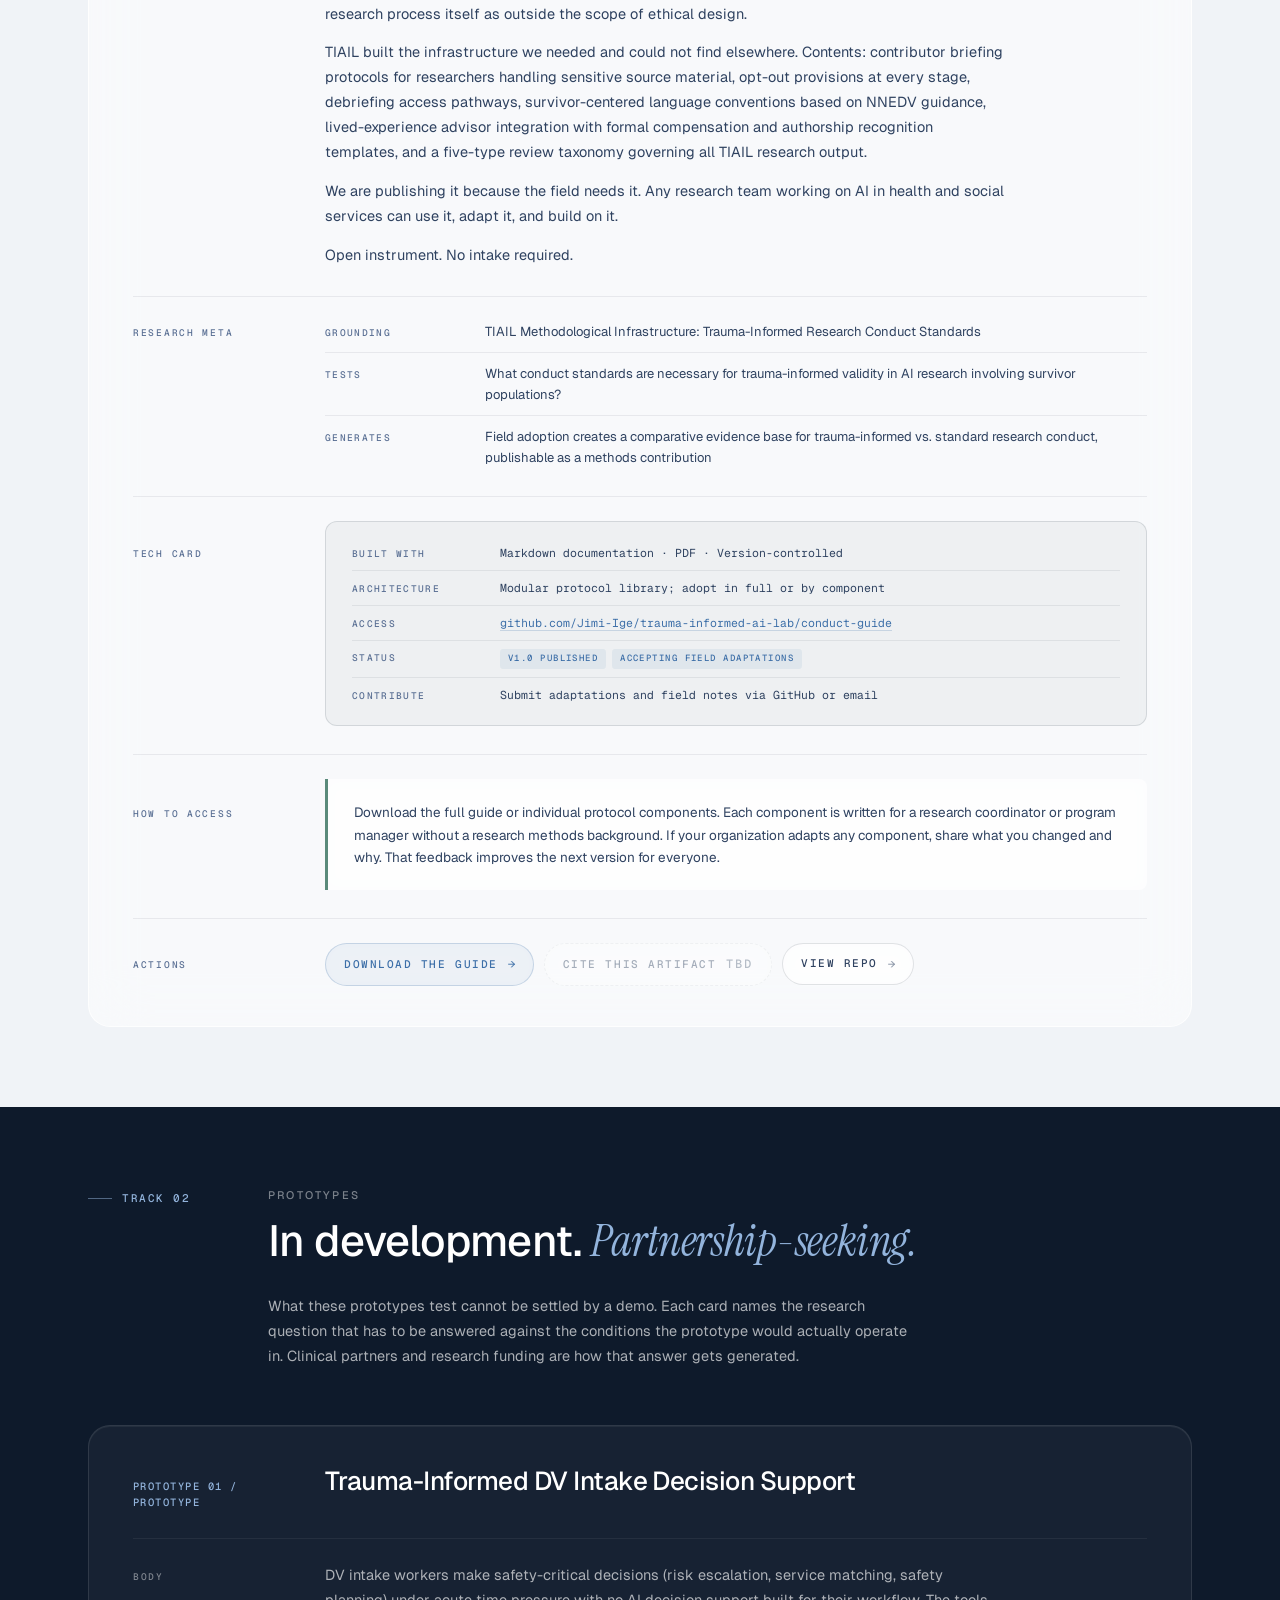
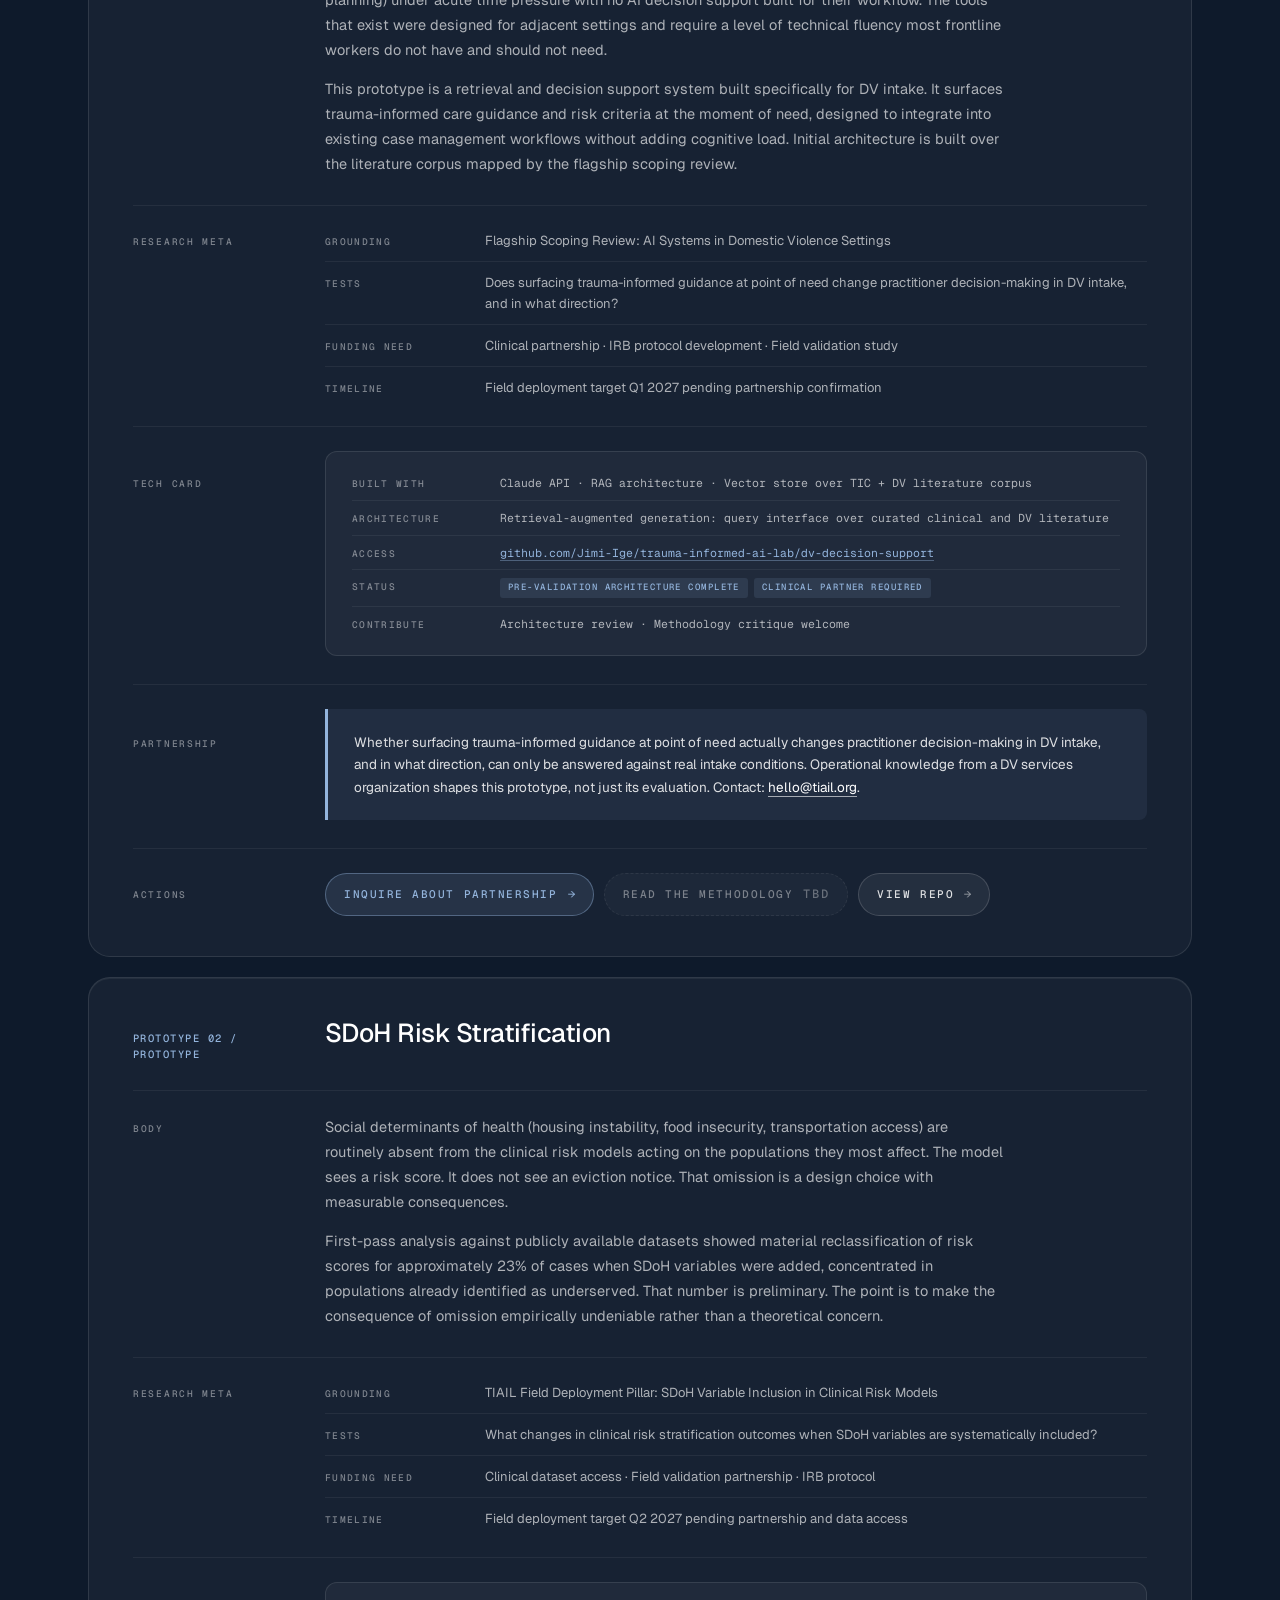
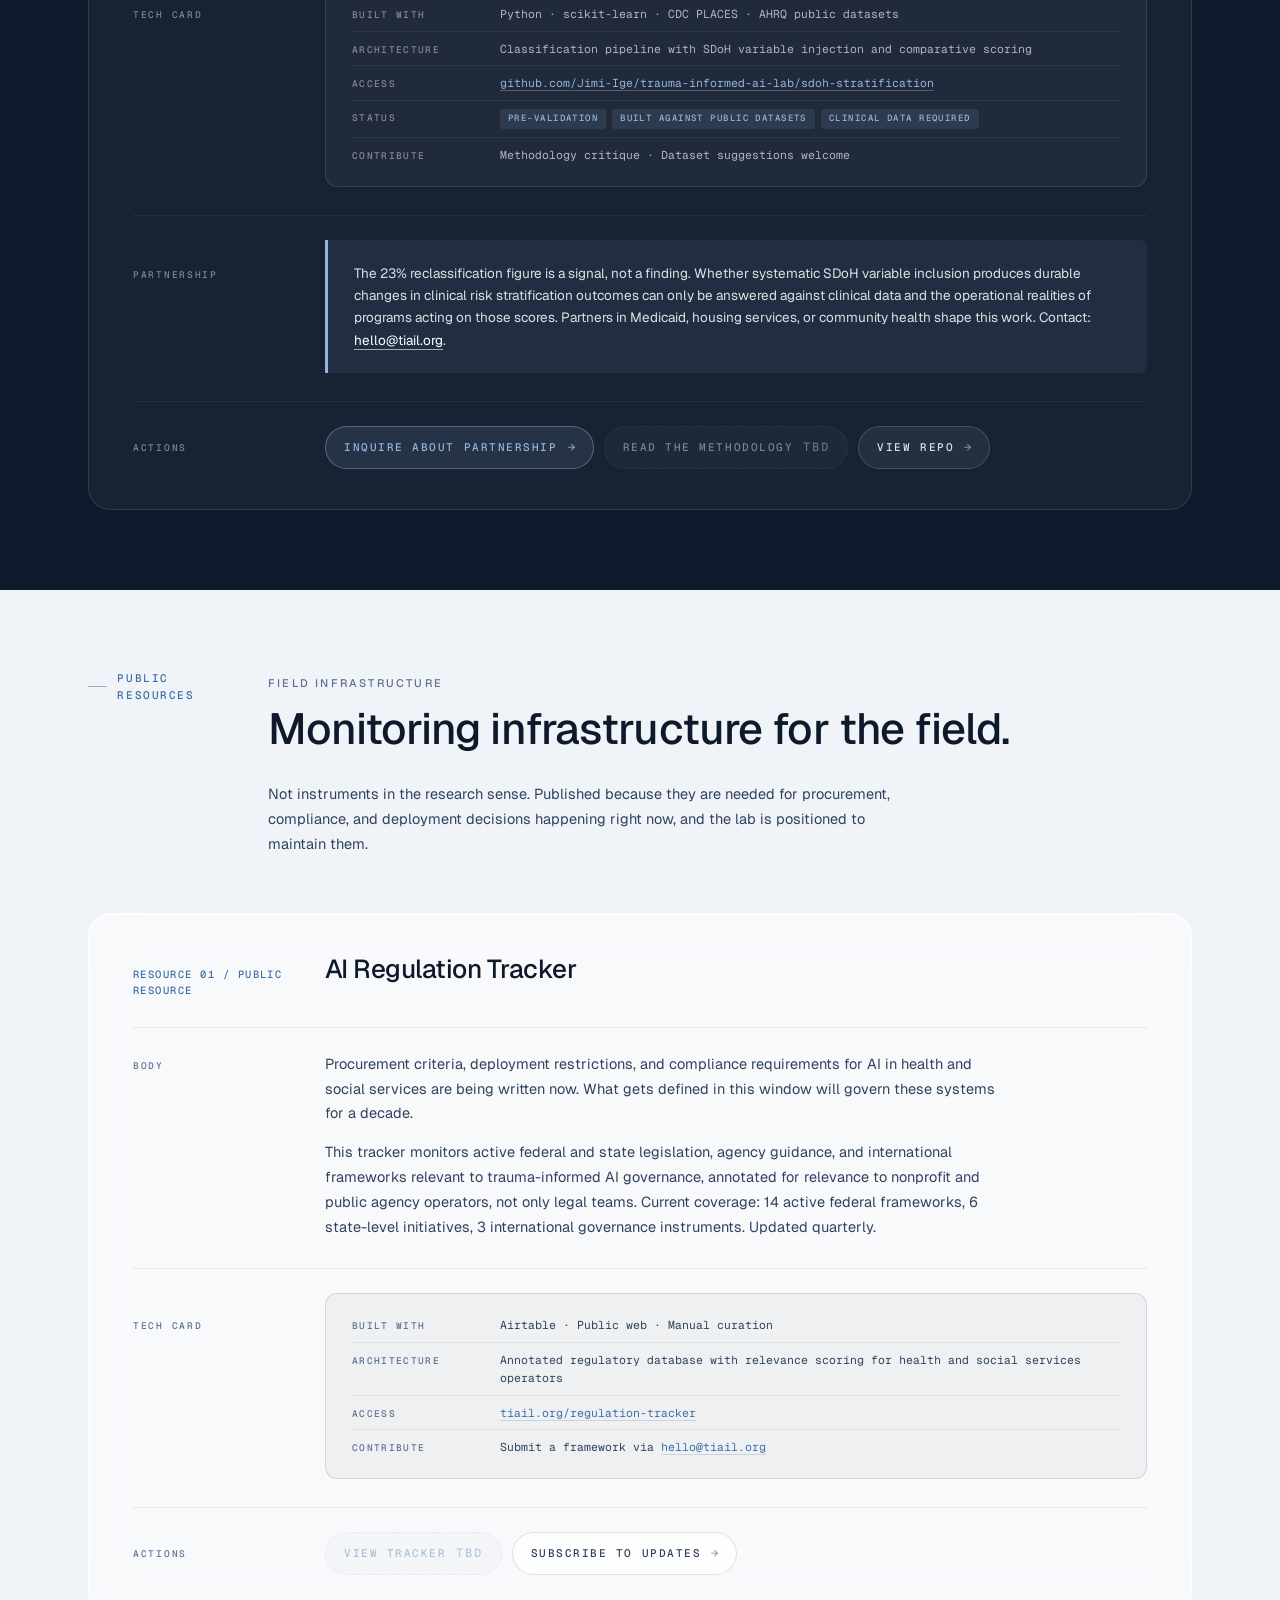
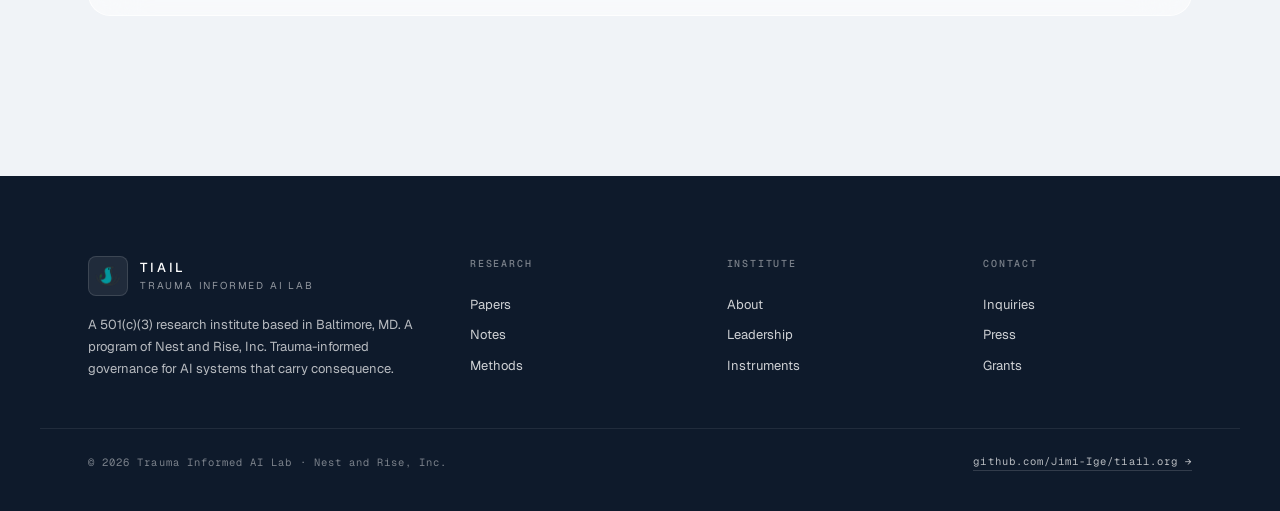
<file: early-instruments/index.html>
<!DOCTYPE html>
<html lang="en">
<head>
<meta charset="UTF-8" />
<meta name="viewport" content="width=device-width,initial-scale=1" />
<title>Early Instruments — TIAIL</title>
<meta name="description" content="Pre-validation research artifacts and prototypes from the Trauma Informed AI Lab. Grounded in active studies. Released for review, critique, and partnership." />
<link rel="preconnect" href="https://fonts.googleapis.com">
<link rel="preconnect" href="https://fonts.gstatic.com" crossorigin>
<link href="https://fonts.googleapis.com/css2?family=Instrument+Serif:ital@0;1&family=Geist:wght@300;400;500;600&family=Geist+Mono:wght@400;500&display=swap" rel="stylesheet">
<link rel="stylesheet" href="/styles.css" />
</head>
<body data-density="dense">

<div class="bg"></div>
<div class="bg-accent"></div>
<div class="bg-grid"></div>

<!-- ──────────────── HEADER (shared layout) ──────────────── -->
<header class="site-header">
  <div class="header-inner">
    <div class="wordmark">
      <a href="/">
        <div class="wordmark-tile">
          <img src="/assets/nest-and-rise.png" alt="Nest and Rise" />
        </div>
        <div class="wordmark-text">
          <div class="wordmark-main">TIAIL</div>
          <div class="wordmark-sub">Trauma Informed AI Lab</div>
        </div>
      </a>
    </div>
    <nav class="nav">
      <a href="/#framework">Framework</a>
      <a href="/#applications">Applications</a>
      <a href="/#programs">Programs</a>
      <a href="/#charter">Charter</a>
      <a href="/early-instruments/" class="active">Instruments</a>
    </nav>
  </div>
</header>

<!-- ──────────────── BAND 1 — HERO ──────────────── -->
<section class="section">
  <div class="wrap">
    <div class="hero-eyebrow">Early Instruments</div>
    <h1 class="hero-title">The research, <em>made testable.</em></h1>
    <p class="hero-body">
      AI systems are already making consequential decisions in domestic violence intake, clinical
      triage, and social services. Most were not designed for those settings. None were evaluated
      against trauma-informed standards before deployment. The people exposed to those decisions
      carry the cost. TIAIL builds and tests the instruments that change that.
    </p>
    <div class="audience-routing">
      <div class="audience-row">
        <div class="audience-role">Funder or partner</div>
        <div class="audience-direction">Stakes each instrument is designed to address sit in its body. Contact: <a href="mailto:hello@tiail.org">hello@tiail.org</a></div>
      </div>
      <div class="audience-row">
        <div class="audience-role">Researcher</div>
        <div class="audience-direction">Tests and methodology sit in the research-meta block. Critique welcome</div>
      </div>
      <div class="audience-row">
        <div class="audience-role">Developer</div>
        <div class="audience-direction">Tech cards open the developer entry. Repo: <a href="https://github.com/Jimi-Ige/trauma-informed-ai-lab" target="_blank" rel="noopener">github.com/Jimi-Ige/trauma-informed-ai-lab</a></div>
      </div>
      <div class="audience-row">
        <div class="audience-role">Practitioner</div>
        <div class="audience-direction">"How to access" on each instrument names what you need</div>
      </div>
    </div>
  </div>
</section>

<!-- ──────────────── BAND 2 — TRACK 01: RESEARCH ARTIFACTS ──────────────── -->
<section class="section">
  <div class="wrap">
    <div class="sec-head track-head">
      <div class="sec-n">Track 01</div>
      <div>
        <div class="sec-label">Research Artifacts</div>
        <h2 class="sec-title">Grounded in active studies.</h2>
        <div class="sec-intro">
          Pre-validation instruments grounded in active studies, released so they can be tested
          against the settings they would govern. IRB-governed field validation is the next stage.
          The conditions these instruments are designed to act on belong in the research; if your
          organization works in those settings, contact us.
        </div>
      </div>
    </div>

    <div class="instrument-list">

      <!-- ARTIFACT 01 — Crisis Support Framework -->
      <article class="instrument" id="artifact-01">
        <div class="instrument-row">
          <div class="instrument-index">Artifact 01 / Research Artifact</div>
          <h3 class="instrument-title">Crisis Support Framework</h3>
        </div>
        <div class="instrument-row">
          <div class="instrument-gutter-label">Body</div>
          <div class="instrument-body-text">
            <p>Domestic violence intake workers make life-safety triage decisions with no AI decision support designed for their setting. The tools that exist were built for adjacent contexts, have not been evaluated against trauma-informed standards, and in documented cases have caused harm through misclassification. The cost of that gap is measured in survivor outcomes.</p>
            <p>A four-person intern cohort spent three months building a trauma-informed AI framework for DV intake settings, with privacy and safety as primary design constraints from day one. A lived-experience advisor shaped the design criteria and holds formal authorship. Language conventions followed the National Network to End Domestic Violence's style guidance throughout.</p>
            <p>This is the first completed instrument in TIAIL's pipeline and a direct output of the flagship scoping review. A second cohort is continuing the iteration.</p>
          </div>
        </div>
        <div class="instrument-row">
          <div class="instrument-gutter-label">Research meta</div>
          <div class="research-meta-list">
            <div class="research-meta-row">
              <div class="research-meta-label">Grounding</div>
              <div class="research-meta-value">Flagship Scoping Review: AI Systems in Domestic Violence Settings</div>
            </div>
            <div class="research-meta-row">
              <div class="research-meta-label">Tests</div>
              <div class="research-meta-value">What design constraints are necessary and sufficient for a trauma-informed AI framework in DV intake?</div>
            </div>
            <div class="research-meta-row">
              <div class="research-meta-label">Generates</div>
              <div class="research-meta-value">Design criteria feed into scoping review gap analysis; failure modes documented as research findings; practitioner feedback incorporated into cohort 2 iteration</div>
            </div>
          </div>
        </div>
        <div class="instrument-row">
          <div class="instrument-gutter-label">Tech card</div>
          <div class="tech-card">
            <div class="tech-row">
              <div class="tech-label">Built with</div>
              <div class="tech-value">Python · Claude API · NNEDV language guidelines</div>
            </div>
            <div class="tech-row">
              <div class="tech-label">Architecture</div>
              <div class="tech-value">Framework document + prototype decision-support interface</div>
            </div>
            <div class="tech-row">
              <div class="tech-label">Access</div>
              <div class="tech-value"><a href="https://github.com/Jimi-Ige/trauma-informed-ai" target="_blank" rel="noopener">github.com/Jimi-Ige/trauma-informed-ai</a></div>
            </div>
            <div class="tech-row">
              <div class="tech-label">Status</div>
              <div class="tech-value">
                <div class="tech-badges">
                  <span class="tech-badge">Pre-validation</span>
                  <span class="tech-badge">Cohort 2 iteration active</span>
                </div>
              </div>
            </div>
            <div class="tech-row">
              <div class="tech-label">Contribute</div>
              <div class="tech-value">Issues open · PRs welcome</div>
            </div>
          </div>
        </div>
        <div class="instrument-row">
          <div class="instrument-gutter-label">How to access</div>
          <div class="practitioner-block">
            <p class="practitioner-text">No setup required. Open in any browser. Takes approximately 20 minutes for a full framework review. Leave structured feedback via the repo form or email <a href="mailto:hello@tiail.org">hello@tiail.org</a>. No GitHub account needed.</p>
          </div>
        </div>
        <div class="instrument-row">
          <div class="instrument-gutter-label">Actions</div>
          <div class="cta-row">
            <a class="cta-btn primary" href="https://github.com/Jimi-Ige/trauma-informed-ai" target="_blank" rel="noopener">Read the framework</a>
            <a class="cta-btn" href="https://github.com/Jimi-Ige/trauma-informed-ai" target="_blank" rel="noopener">View repo</a>
            <a class="cta-btn" href="mailto:hello@tiail.org">Submit practitioner feedback</a>
          </div>
        </div>
      </article>

      <!-- ARTIFACT 02 — Bias Audit Rubric -->
      <article class="instrument" id="artifact-02">
        <div class="instrument-row">
          <div class="instrument-index">Artifact 02 / Research Artifact</div>
          <h3 class="instrument-title">Bias Audit Rubric</h3>
        </div>
        <div class="instrument-row">
          <div class="instrument-gutter-label">Body</div>
          <div class="instrument-body-text">
            <p>Standard AI bias audits measure statistical parity across demographic groups. That is necessary. It is not sufficient for systems operating in crisis settings, where harm can occur through interactions that are statistically neutral but structurally unsafe for someone in acute distress or with prior trauma with institutional systems.</p>
            <p>This rubric translates the SAMHSA six principles of trauma-informed care into structured audit criteria for AI systems in health and social services. Designed for procurement officers, program directors, and clinical informaticists, not only researchers. Each criterion includes a clinical literacy note explaining the SAMHSA principle it derives from and why it matters operationally.</p>
            <p>A note on who should use this: the rubric is only as honest as the person administering it. We built it for people who are willing to find problems, not confirm compliance.</p>
            <p>Open instrument. No intake required. Anyone with a system to audit can use it.</p>
          </div>
        </div>
        <div class="instrument-row">
          <div class="instrument-gutter-label">Research meta</div>
          <div class="research-meta-list">
            <div class="research-meta-row">
              <div class="research-meta-label">Grounding</div>
              <div class="research-meta-value">Trauma-Informed Evaluation Pillar: SAMHSA Six Principles Operationalization</div>
            </div>
            <div class="research-meta-row">
              <div class="research-meta-label">Tests</div>
              <div class="research-meta-value">Can the SAMHSA six principles be operationalized as auditable system requirements for clinical AI?</div>
            </div>
            <div class="research-meta-row">
              <div class="research-meta-label">Generates</div>
              <div class="research-meta-value">Empirical data on how existing systems perform against TI standards; builds evaluation pillar evidence base; informs policy recommendations</div>
            </div>
          </div>
        </div>
        <div class="instrument-row">
          <div class="instrument-gutter-label">Tech card</div>
          <div class="tech-card">
            <div class="tech-row">
              <div class="tech-label">Built with</div>
              <div class="tech-value">Structured rubric · PDF and web versions</div>
            </div>
            <div class="tech-row">
              <div class="tech-label">Architecture</div>
              <div class="tech-value">Six-dimension evaluation framework derived from SAMHSA TIC principles</div>
            </div>
            <div class="tech-row">
              <div class="tech-label">Access</div>
              <div class="tech-value"><a href="https://github.com/Jimi-Ige/trauma-informed-ai-lab/rubric" target="_blank" rel="noopener">github.com/Jimi-Ige/trauma-informed-ai-lab/rubric</a></div>
            </div>
            <div class="tech-row">
              <div class="tech-label">Status</div>
              <div class="tech-value">
                <div class="tech-badges">
                  <span class="tech-badge">Pre-validation</span>
                  <span class="tech-badge">Open for field use</span>
                </div>
              </div>
            </div>
            <div class="tech-row">
              <div class="tech-label">Contribute</div>
              <div class="tech-value">Submit audit results via form · Methodology critique welcome</div>
            </div>
          </div>
        </div>
        <div class="instrument-row">
          <div class="instrument-gutter-label">How to access</div>
          <div class="practitioner-block">
            <p class="practitioner-text">Available as a PDF download and web-based form. No login required. An audit takes approximately 45 minutes for a single AI system. Results can be submitted anonymously or with attribution. Aggregate findings published quarterly.</p>
          </div>
        </div>
        <div class="instrument-row">
          <div class="instrument-gutter-label">Actions</div>
          <div class="cta-row">
            <a class="cta-btn primary" href="https://github.com/Jimi-Ige/trauma-informed-ai-lab/rubric" target="_blank" rel="noopener">Use the rubric</a>
            <a class="cta-btn disabled" href="[PDF link]" aria-disabled="true">Download PDF</a>
            <a class="cta-btn" href="mailto:hello@tiail.org">Submit audit results</a>
          </div>
        </div>
      </article>

      <!-- ARTIFACT 03 — DV AI Risk Assessment Evaluation Framework -->
      <article class="instrument" id="artifact-03">
        <div class="instrument-row">
          <div class="instrument-index">Artifact 03 / Research Artifact</div>
          <h3 class="instrument-title">DV AI Risk Assessment Evaluation Framework</h3>
        </div>
        <div class="instrument-row">
          <div class="instrument-gutter-label">Body</div>
          <div class="instrument-body-text">
            <p>AI-assisted risk assessment tools are being used in domestic violence intake settings today. Most were not designed for that context. None have been evaluated against trauma-informed standards. Procurement decisions are being made on the basis of vendor claims, not empirical evidence.</p>
            <p>This framework is the primary structured output of TIAIL's flagship scoping review. It provides evaluation criteria for AI risk assessment tools in DV settings, grounded in the literature the scoping review has mapped, calibrated to the SAMHSA six principles, and designed for program directors, clinical supervisors, and funders evaluating vendor proposals now.</p>
            <p>Current status: pre-validation draft released for practitioner and researcher critique. Final version will incorporate full scoping review synthesis and lived-experience advisor input.</p>
          </div>
        </div>
        <div class="instrument-row">
          <div class="instrument-gutter-label">Research meta</div>
          <div class="research-meta-list">
            <div class="research-meta-row">
              <div class="research-meta-label">Grounding</div>
              <div class="research-meta-value">Flagship Scoping Review: AI Systems in Domestic Violence Settings</div>
            </div>
            <div class="research-meta-row">
              <div class="research-meta-label">Tests</div>
              <div class="research-meta-value">What evaluation criteria are necessary for safe deployment of AI risk assessment tools in DV intake?</div>
            </div>
            <div class="research-meta-row">
              <div class="research-meta-label">Generates</div>
              <div class="research-meta-value">Field critique feeds directly into scoping review synthesis; gaps identified by practitioners become documented research findings</div>
            </div>
          </div>
        </div>
        <div class="instrument-row">
          <div class="instrument-gutter-label">Tech card</div>
          <div class="tech-card">
            <div class="tech-row">
              <div class="tech-label">Built with</div>
              <div class="tech-value">Structured evaluation framework · Markdown and PDF</div>
            </div>
            <div class="tech-row">
              <div class="tech-label">Architecture</div>
              <div class="tech-value">Multi-criteria decision framework mapped to TIC principles and DV-specific risk literature</div>
            </div>
            <div class="tech-row">
              <div class="tech-label">Access</div>
              <div class="tech-value"><a href="https://github.com/Jimi-Ige/trauma-informed-ai-lab/dv-evaluation" target="_blank" rel="noopener">github.com/Jimi-Ige/trauma-informed-ai-lab/dv-evaluation</a></div>
            </div>
            <div class="tech-row">
              <div class="tech-label">Status</div>
              <div class="tech-value">
                <div class="tech-badges">
                  <span class="tech-badge">Pre-validation draft</span>
                  <span class="tech-badge">Critique actively sought</span>
                </div>
              </div>
            </div>
            <div class="tech-row">
              <div class="tech-label">Contribute</div>
              <div class="tech-value">GitHub issues · <a href="mailto:hello@tiail.org">hello@tiail.org</a></div>
            </div>
          </div>
        </div>
        <div class="instrument-row">
          <div class="instrument-gutter-label">How to access</div>
          <div class="practitioner-block">
            <p class="practitioner-text">Available as a PDF and fillable web form. Designed for a program director or clinical supervisor evaluating a vendor proposal or existing deployment. Takes approximately one hour. Submit critique anonymously if preferred. Attribution available on request.</p>
          </div>
        </div>
        <div class="instrument-row">
          <div class="instrument-gutter-label">Actions</div>
          <div class="cta-row">
            <a class="cta-btn primary" href="https://github.com/Jimi-Ige/trauma-informed-ai-lab/dv-evaluation" target="_blank" rel="noopener">Review the framework</a>
            <a class="cta-btn" href="mailto:hello@tiail.org">Submit critique</a>
            <a class="cta-btn" href="https://github.com/Jimi-Ige/trauma-informed-ai-lab/dv-evaluation" target="_blank" rel="noopener">View repo</a>
          </div>
        </div>
      </article>

      <!-- ARTIFACT 04 — Trauma-Informed Research Conduct Guide -->
      <article class="instrument" id="artifact-04">
        <div class="instrument-row">
          <div class="instrument-index">Artifact 04 / Research Artifact</div>
          <h3 class="instrument-title">Trauma-Informed Research Conduct Guide</h3>
        </div>
        <div class="instrument-row">
          <div class="instrument-gutter-label">Body</div>
          <div class="instrument-body-text">
            <p>Research that aggregates survivor case material without trauma-informed conduct standards is not methodologically neutral. It exposes contributors to vicarious trauma, reproduces extractive research dynamics with communities, and compromises the validity of findings by treating the research process itself as outside the scope of ethical design.</p>
            <p>TIAIL built the infrastructure we needed and could not find elsewhere. Contents: contributor briefing protocols for researchers handling sensitive source material, opt-out provisions at every stage, debriefing access pathways, survivor-centered language conventions based on NNEDV guidance, lived-experience advisor integration with formal compensation and authorship recognition templates, and a five-type review taxonomy governing all TIAIL research output.</p>
            <p>We are publishing it because the field needs it. Any research team working on AI in health and social services can use it, adapt it, and build on it.</p>
            <p>Open instrument. No intake required.</p>
          </div>
        </div>
        <div class="instrument-row">
          <div class="instrument-gutter-label">Research meta</div>
          <div class="research-meta-list">
            <div class="research-meta-row">
              <div class="research-meta-label">Grounding</div>
              <div class="research-meta-value">TIAIL Methodological Infrastructure: Trauma-Informed Research Conduct Standards</div>
            </div>
            <div class="research-meta-row">
              <div class="research-meta-label">Tests</div>
              <div class="research-meta-value">What conduct standards are necessary for trauma-informed validity in AI research involving survivor populations?</div>
            </div>
            <div class="research-meta-row">
              <div class="research-meta-label">Generates</div>
              <div class="research-meta-value">Field adoption creates a comparative evidence base for trauma-informed vs. standard research conduct, publishable as a methods contribution</div>
            </div>
          </div>
        </div>
        <div class="instrument-row">
          <div class="instrument-gutter-label">Tech card</div>
          <div class="tech-card">
            <div class="tech-row">
              <div class="tech-label">Built with</div>
              <div class="tech-value">Markdown documentation · PDF · Version-controlled</div>
            </div>
            <div class="tech-row">
              <div class="tech-label">Architecture</div>
              <div class="tech-value">Modular protocol library; adopt in full or by component</div>
            </div>
            <div class="tech-row">
              <div class="tech-label">Access</div>
              <div class="tech-value"><a href="https://github.com/Jimi-Ige/trauma-informed-ai-lab/conduct-guide" target="_blank" rel="noopener">github.com/Jimi-Ige/trauma-informed-ai-lab/conduct-guide</a></div>
            </div>
            <div class="tech-row">
              <div class="tech-label">Status</div>
              <div class="tech-value">
                <div class="tech-badges">
                  <span class="tech-badge">V1.0 published</span>
                  <span class="tech-badge">Accepting field adaptations</span>
                </div>
              </div>
            </div>
            <div class="tech-row">
              <div class="tech-label">Contribute</div>
              <div class="tech-value">Submit adaptations and field notes via GitHub or email</div>
            </div>
          </div>
        </div>
        <div class="instrument-row">
          <div class="instrument-gutter-label">How to access</div>
          <div class="practitioner-block">
            <p class="practitioner-text">Download the full guide or individual protocol components. Each component is written for a research coordinator or program manager without a research methods background. If your organization adapts any component, share what you changed and why. That feedback improves the next version for everyone.</p>
          </div>
        </div>
        <div class="instrument-row">
          <div class="instrument-gutter-label">Actions</div>
          <div class="cta-row">
            <a class="cta-btn primary" href="https://github.com/Jimi-Ige/trauma-informed-ai-lab/conduct-guide" target="_blank" rel="noopener">Download the guide</a>
            <a class="cta-btn disabled" href="[citation link]" aria-disabled="true">Cite this artifact</a>
            <a class="cta-btn" href="https://github.com/Jimi-Ige/trauma-informed-ai-lab/conduct-guide" target="_blank" rel="noopener">View repo</a>
          </div>
        </div>
      </article>

    </div>
  </div>
</section>

<!-- ──────────────── BAND 3 — TRACK 02: PROTOTYPES (dark palette) ──────────────── -->
<section class="section section-dark">
  <div class="wrap">
    <div class="sec-head track-head">
      <div class="sec-n">Track 02</div>
      <div>
        <div class="sec-label">Prototypes</div>
        <h2 class="sec-title">In development. <em>Partnership-seeking.</em></h2>
        <div class="sec-intro">
          What these prototypes test cannot be settled by a demo. Each card names the research
          question that has to be answered against the conditions the prototype would actually
          operate in. Clinical partners and research funding are how that answer gets generated.
        </div>
      </div>
    </div>

    <div class="instrument-list">

      <!-- PROTOTYPE 01 — Trauma-Informed DV Intake Decision Support -->
      <article class="instrument" id="prototype-01">
        <div class="instrument-row">
          <div class="instrument-index">Prototype 01 / Prototype</div>
          <h3 class="instrument-title">Trauma-Informed DV Intake Decision Support</h3>
        </div>
        <div class="instrument-row">
          <div class="instrument-gutter-label">Body</div>
          <div class="instrument-body-text">
            <p>DV intake workers make safety-critical decisions (risk escalation, service matching, safety planning) under acute time pressure with no AI decision support built for their workflow. The tools that exist were designed for adjacent settings and require a level of technical fluency most frontline workers do not have and should not need.</p>
            <p>This prototype is a retrieval and decision support system built specifically for DV intake. It surfaces trauma-informed care guidance and risk criteria at the moment of need, designed to integrate into existing case management workflows without adding cognitive load. Initial architecture is built over the literature corpus mapped by the flagship scoping review.</p>
          </div>
        </div>
        <div class="instrument-row">
          <div class="instrument-gutter-label">Research meta</div>
          <div class="research-meta-list">
            <div class="research-meta-row">
              <div class="research-meta-label">Grounding</div>
              <div class="research-meta-value">Flagship Scoping Review: AI Systems in Domestic Violence Settings</div>
            </div>
            <div class="research-meta-row">
              <div class="research-meta-label">Tests</div>
              <div class="research-meta-value">Does surfacing trauma-informed guidance at point of need change practitioner decision-making in DV intake, and in what direction?</div>
            </div>
            <div class="research-meta-row">
              <div class="research-meta-label">Funding need</div>
              <div class="research-meta-value">Clinical partnership · IRB protocol development · Field validation study</div>
            </div>
            <div class="research-meta-row">
              <div class="research-meta-label">Timeline</div>
              <div class="research-meta-value">Field deployment target Q1 2027 pending partnership confirmation</div>
            </div>
          </div>
        </div>
        <div class="instrument-row">
          <div class="instrument-gutter-label">Tech card</div>
          <div class="tech-card">
            <div class="tech-row">
              <div class="tech-label">Built with</div>
              <div class="tech-value">Claude API · RAG architecture · Vector store over TIC + DV literature corpus</div>
            </div>
            <div class="tech-row">
              <div class="tech-label">Architecture</div>
              <div class="tech-value">Retrieval-augmented generation: query interface over curated clinical and DV literature</div>
            </div>
            <div class="tech-row">
              <div class="tech-label">Access</div>
              <div class="tech-value"><a href="https://github.com/Jimi-Ige/trauma-informed-ai-lab/dv-decision-support" target="_blank" rel="noopener">github.com/Jimi-Ige/trauma-informed-ai-lab/dv-decision-support</a></div>
            </div>
            <div class="tech-row">
              <div class="tech-label">Status</div>
              <div class="tech-value">
                <div class="tech-badges">
                  <span class="tech-badge">Pre-validation architecture complete</span>
                  <span class="tech-badge">Clinical partner required</span>
                </div>
              </div>
            </div>
            <div class="tech-row">
              <div class="tech-label">Contribute</div>
              <div class="tech-value">Architecture review · Methodology critique welcome</div>
            </div>
          </div>
        </div>
        <div class="instrument-row">
          <div class="instrument-gutter-label">Partnership</div>
          <div class="partnership-callout">
            <p class="partnership-text">Whether surfacing trauma-informed guidance at point of need actually changes practitioner decision-making in DV intake, and in what direction, can only be answered against real intake conditions. Operational knowledge from a DV services organization shapes this prototype, not just its evaluation. Contact: <a href="mailto:hello@tiail.org">hello@tiail.org</a>.</p>
          </div>
        </div>
        <div class="instrument-row">
          <div class="instrument-gutter-label">Actions</div>
          <div class="cta-row">
            <a class="cta-btn primary" href="mailto:hello@tiail.org">Inquire about partnership</a>
            <a class="cta-btn disabled" href="[methodology link]" aria-disabled="true">Read the methodology</a>
            <a class="cta-btn" href="https://github.com/Jimi-Ige/trauma-informed-ai-lab/dv-decision-support" target="_blank" rel="noopener">View repo</a>
          </div>
        </div>
      </article>

      <!-- PROTOTYPE 02 — SDoH Risk Stratification -->
      <article class="instrument" id="prototype-02">
        <div class="instrument-row">
          <div class="instrument-index">Prototype 02 / Prototype</div>
          <h3 class="instrument-title">SDoH Risk Stratification</h3>
        </div>
        <div class="instrument-row">
          <div class="instrument-gutter-label">Body</div>
          <div class="instrument-body-text">
            <p>Social determinants of health (housing instability, food insecurity, transportation access) are routinely absent from the clinical risk models acting on the populations they most affect. The model sees a risk score. It does not see an eviction notice. That omission is a design choice with measurable consequences.</p>
            <p>First-pass analysis against publicly available datasets showed material reclassification of risk scores for approximately 23% of cases when SDoH variables were added, concentrated in populations already identified as underserved. That number is preliminary. The point is to make the consequence of omission empirically undeniable rather than a theoretical concern.</p>
          </div>
        </div>
        <div class="instrument-row">
          <div class="instrument-gutter-label">Research meta</div>
          <div class="research-meta-list">
            <div class="research-meta-row">
              <div class="research-meta-label">Grounding</div>
              <div class="research-meta-value">TIAIL Field Deployment Pillar: SDoH Variable Inclusion in Clinical Risk Models</div>
            </div>
            <div class="research-meta-row">
              <div class="research-meta-label">Tests</div>
              <div class="research-meta-value">What changes in clinical risk stratification outcomes when SDoH variables are systematically included?</div>
            </div>
            <div class="research-meta-row">
              <div class="research-meta-label">Funding need</div>
              <div class="research-meta-value">Clinical dataset access · Field validation partnership · IRB protocol</div>
            </div>
            <div class="research-meta-row">
              <div class="research-meta-label">Timeline</div>
              <div class="research-meta-value">Field deployment target Q2 2027 pending partnership and data access</div>
            </div>
          </div>
        </div>
        <div class="instrument-row">
          <div class="instrument-gutter-label">Tech card</div>
          <div class="tech-card">
            <div class="tech-row">
              <div class="tech-label">Built with</div>
              <div class="tech-value">Python · scikit-learn · CDC PLACES · AHRQ public datasets</div>
            </div>
            <div class="tech-row">
              <div class="tech-label">Architecture</div>
              <div class="tech-value">Classification pipeline with SDoH variable injection and comparative scoring</div>
            </div>
            <div class="tech-row">
              <div class="tech-label">Access</div>
              <div class="tech-value"><a href="https://github.com/Jimi-Ige/trauma-informed-ai-lab/sdoh-stratification" target="_blank" rel="noopener">github.com/Jimi-Ige/trauma-informed-ai-lab/sdoh-stratification</a></div>
            </div>
            <div class="tech-row">
              <div class="tech-label">Status</div>
              <div class="tech-value">
                <div class="tech-badges">
                  <span class="tech-badge">Pre-validation</span>
                  <span class="tech-badge">Built against public datasets</span>
                  <span class="tech-badge">Clinical data required</span>
                </div>
              </div>
            </div>
            <div class="tech-row">
              <div class="tech-label">Contribute</div>
              <div class="tech-value">Methodology critique · Dataset suggestions welcome</div>
            </div>
          </div>
        </div>
        <div class="instrument-row">
          <div class="instrument-gutter-label">Partnership</div>
          <div class="partnership-callout">
            <p class="partnership-text">The 23% reclassification figure is a signal, not a finding. Whether systematic SDoH variable inclusion produces durable changes in clinical risk stratification outcomes can only be answered against clinical data and the operational realities of programs acting on those scores. Partners in Medicaid, housing services, or community health shape this work. Contact: <a href="mailto:hello@tiail.org">hello@tiail.org</a>.</p>
          </div>
        </div>
        <div class="instrument-row">
          <div class="instrument-gutter-label">Actions</div>
          <div class="cta-row">
            <a class="cta-btn primary" href="mailto:hello@tiail.org">Inquire about partnership</a>
            <a class="cta-btn disabled" href="[methodology link]" aria-disabled="true">Read the methodology</a>
            <a class="cta-btn" href="https://github.com/Jimi-Ige/trauma-informed-ai-lab/sdoh-stratification" target="_blank" rel="noopener">View repo</a>
          </div>
        </div>
      </article>

    </div>
  </div>
</section>

<!-- ──────────────── BAND 4 — PUBLIC RESOURCES ──────────────── -->
<section class="section">
  <div class="wrap">
    <div class="sec-head track-head">
      <div class="sec-n">Public Resources</div>
      <div>
        <div class="sec-label">Field infrastructure</div>
        <h2 class="sec-title">Monitoring infrastructure for the field.</h2>
        <div class="sec-intro">
          Not instruments in the research sense. Published because they are needed for
          procurement, compliance, and deployment decisions happening right now, and the lab is
          positioned to maintain them.
        </div>
      </div>
    </div>

    <div class="instrument-list">

      <!-- RESOURCE 01 — AI Regulation Tracker -->
      <article class="instrument" id="resource-01">
        <div class="instrument-row">
          <div class="instrument-index">Resource 01 / Public Resource</div>
          <h3 class="instrument-title">AI Regulation Tracker</h3>
        </div>
        <div class="instrument-row">
          <div class="instrument-gutter-label">Body</div>
          <div class="instrument-body-text">
            <p>Procurement criteria, deployment restrictions, and compliance requirements for AI in health and social services are being written now. What gets defined in this window will govern these systems for a decade.</p>
            <p>This tracker monitors active federal and state legislation, agency guidance, and international frameworks relevant to trauma-informed AI governance, annotated for relevance to nonprofit and public agency operators, not only legal teams. Current coverage: 14 active federal frameworks, 6 state-level initiatives, 3 international governance instruments. Updated quarterly.</p>
          </div>
        </div>
        <div class="instrument-row">
          <div class="instrument-gutter-label">Tech card</div>
          <div class="tech-card">
            <div class="tech-row">
              <div class="tech-label">Built with</div>
              <div class="tech-value">Airtable · Public web · Manual curation</div>
            </div>
            <div class="tech-row">
              <div class="tech-label">Architecture</div>
              <div class="tech-value">Annotated regulatory database with relevance scoring for health and social services operators</div>
            </div>
            <div class="tech-row">
              <div class="tech-label">Access</div>
              <div class="tech-value"><a href="/regulation-tracker">tiail.org/regulation-tracker</a></div>
            </div>
            <div class="tech-row">
              <div class="tech-label">Contribute</div>
              <div class="tech-value">Submit a framework via <a href="mailto:hello@tiail.org">hello@tiail.org</a></div>
            </div>
          </div>
        </div>
        <div class="instrument-row">
          <div class="instrument-gutter-label">Actions</div>
          <div class="cta-row">
            <a class="cta-btn primary disabled" href="/regulation-tracker" aria-disabled="true">View tracker</a>
            <a class="cta-btn" href="https://substack.com/@nestandrise?r=5ml7id&amp;utm_campaign=profile&amp;utm_medium=profile-page" target="_blank" rel="noopener">Subscribe to updates</a>
          </div>
        </div>
      </article>

    </div>
  </div>
</section>

<!-- ──────────────── FOOTER (shared layout) ──────────────── -->
<footer class="footer">
  <div class="footer-grid">
    <div class="footer-brand">
      <div style="display:flex;align-items:center;gap:12px;">
        <div class="footer-tile"><img src="/assets/nest-and-rise.png" alt="" /></div>
        <div>
          <div class="footer-wm-main">TIAIL</div>
          <div class="footer-wm-sub">Trauma Informed AI Lab</div>
        </div>
      </div>
      <div class="footer-desc">
        A 501(c)(3) research institute based in Baltimore, MD. A program of Nest and Rise, Inc.
        Trauma-informed governance for AI systems that carry consequence.
      </div>
    </div>
    <div class="footer-col">
      <div class="footer-col-head">Research</div>
      <a href="#">Papers</a>
      <a href="#">Notes</a>
      <a href="#">Methods</a>
    </div>
    <div class="footer-col">
      <div class="footer-col-head">Institute</div>
      <a href="/">About</a>
      <a href="#">Leadership</a>
      <a href="/early-instruments/">Instruments</a>
    </div>
    <div class="footer-col">
      <div class="footer-col-head">Contact</div>
      <a href="mailto:hello@tiail.org">Inquiries</a>
      <a href="mailto:hello@tiail.org">Press</a>
      <a href="mailto:hello@tiail.org">Grants</a>
    </div>
  </div>
  <div class="footer-bottom">
    <span>© 2026 Trauma Informed AI Lab · Nest and Rise, Inc.</span>
    <a href="https://github.com/Jimi-Ige/tiail.org">github.com/Jimi-Ige/tiail.org →</a>
  </div>
</footer>

</body>
</html>
</file>
<file: styles.css>
/* ──────────────── TOKENS ──────────────── */
:root {
  /* Canvas */
  --canvas:       #f0f3f7;
  --canvas-mid:   #e8ecf2;
  --canvas-deep:  #dde3ec;

  /* Ink */
  --ink:          #0e1a2b;
  --ink-mid:      #2f4260;
  --ink-soft:     #5b7094;
  --ink-faint:    #9aabc4;

  /* Blue primary — institutional */
  --primary:      #3d6fa8;
  --primary-hi:   #4f83bc;
  --primary-lo:   #2d5687;
  --primary-soft: rgba(61, 111, 168, 0.08);
  --primary-mid:  rgba(61, 111, 168, 0.22);

  /* Supporting */
  --sage:         #5a8a7a;
  --steel:        #5b7fa6;

  /* Teal — reserved for Nest and Rise parent-mark reference */
  --teal:         #2AADA8;

  /* Hairlines + glass */
  --rule:         rgba(14, 26, 43, 0.12);
  --rule-soft:    rgba(14, 26, 43, 0.07);
  --glass:        rgba(255, 255, 255, 0.55);
  --glass-strong: rgba(255, 255, 255, 0.72);
  --glass-shadow: rgba(61, 111, 168, 0.08);

  /* Dark-band tokens (Band 3 inversion) */
  --ink-dark-bg:        #0e1a2b;
  --ink-dark-card:      rgba(255,255,255,0.04);
  --ink-dark-card-bd:   rgba(255,255,255,0.10);
  --ink-dark-text:      rgba(255,255,255,0.85);
  --ink-dark-text-soft: rgba(255,255,255,0.65);
  --ink-dark-text-faint:rgba(255,255,255,0.45);
  --ink-dark-rule:      rgba(255,255,255,0.10);
  --ink-dark-rule-soft: rgba(255,255,255,0.06);
  --primary-on-dark:    #93b4dc;
  --primary-on-dark-soft:rgba(147,180,220,0.12);

  /* Type */
  --f-display:    'Geist', system-ui, sans-serif;
  --f-body:       'Geist', system-ui, sans-serif;
  --f-mono:       'Geist Mono', ui-monospace, monospace;
  --f-italic:     'Instrument Serif', Georgia, serif;

  /* Density — controlled by Tweaks */
  --pad-section:  96px;
  --gap-card:     14px;
  --col-max:      1200px;
}

[data-density="comfortable"] { --pad-section: 120px; --gap-card: 18px; }
[data-density="dense"]       { --pad-section: 80px;  --gap-card: 12px; }
[data-density="compact"]     { --pad-section: 56px;  --gap-card: 10px; }

*, *::before, *::after { box-sizing: border-box; margin: 0; padding: 0; }

/* ──────────────── BASE ──────────────── */
html, body {
  background: var(--canvas);
  color: var(--ink);
  font-family: var(--f-body);
  font-weight: 400;
  font-size: 14px;
  line-height: 1.55;
  -webkit-font-smoothing: antialiased;
  text-rendering: optimizeLegibility;
}

body { overflow-x: hidden; }

img { max-width: 100%; display: block; }

/* ──────────────── ATMOSPHERE ──────────────── */
.bg { position: fixed; inset: 0; z-index: 0; pointer-events: none; }
.bg::before {
  content: '';
  position: absolute;
  top: -30%; left: -15%;
  width: 70%; height: 80%;
  background: radial-gradient(ellipse, rgba(180, 205, 235, 0.35) 0%, transparent 65%);
  animation: drift 22s ease-in-out infinite;
}
.bg::after {
  content: '';
  position: absolute;
  bottom: -25%; right: -10%;
  width: 65%; height: 70%;
  background: radial-gradient(ellipse, rgba(200, 215, 230, 0.28) 0%, transparent 65%);
  animation: drift 28s ease-in-out infinite reverse;
}
.bg-accent {
  position: fixed;
  top: 35%; right: 22%;
  width: 42%; height: 50%;
  background: radial-gradient(ellipse, rgba(90, 138, 122, 0.05) 0%, transparent 65%);
  z-index: 0; pointer-events: none;
  animation: drift 32s ease-in-out infinite;
  animation-delay: -8s;
}
.bg-grid {
  position: fixed; inset: 0; z-index: 1; pointer-events: none;
  background-image:
    linear-gradient(rgba(100,130,170,0.035) 1px, transparent 1px),
    linear-gradient(90deg, rgba(100,130,170,0.035) 1px, transparent 1px);
  background-size: 40px 40px;
}
@keyframes drift {
  0%, 100% { transform: translate(0, 0) scale(1); }
  40%      { transform: translate(10px, -14px) scale(1.03); }
  70%      { transform: translate(-8px, 10px) scale(0.98); }
}
@media (prefers-reduced-motion: reduce) {
  .bg::before, .bg::after, .bg-accent { animation: none; }
}

/* ──────────────── LAYOUT ──────────────── */
.wrap {
  position: relative;
  z-index: 2;
  max-width: var(--col-max);
  margin: 0 auto;
  padding: 0 48px;
}

/* ──────────────── HEADER ──────────────── */
.site-header {
  position: sticky;
  top: 0;
  z-index: 40;
  background: rgba(240, 243, 247, 0.78);
  backdrop-filter: blur(16px);
  -webkit-backdrop-filter: blur(16px);
  border-bottom: 1px solid var(--rule-soft);
}
.header-inner {
  display: flex;
  align-items: center;
  justify-content: space-between;
  padding: 16px 48px;
  max-width: var(--col-max);
  margin: 0 auto;
  gap: 24px;
}

.wordmark { display: flex; align-items: center; gap: 12px; flex-shrink: 0; }
.wordmark a { text-decoration: none; color: inherit; display: flex; align-items: center; gap: 12px; }
.wordmark-tile {
  width: 36px; height: 36px;
  flex: 0 0 36px;
  border-radius: 8px;
  background: rgba(255,255,255,0.4);
  border: 1px solid rgba(255,255,255,0.6);
  box-shadow: 0 1px 6px var(--glass-shadow);
  display: flex; align-items: center; justify-content: center;
  overflow: hidden;
  backdrop-filter: blur(12px);
}
.wordmark-tile img { width: 26px; height: 26px; flex-shrink: 0; }
.wordmark-text { display: flex; flex-direction: column; gap: 2px; line-height: 1; }
.wordmark-main {
  font-family: var(--f-body);
  font-weight: 500;
  font-size: 12px;
  letter-spacing: 0.22em;
  text-transform: uppercase;
  color: var(--ink);
}
.wordmark-sub {
  font-size: 9.5px;
  letter-spacing: 0.18em;
  text-transform: uppercase;
  color: var(--ink-soft);
}

.nav { display: flex; gap: 4px; }
.nav a {
  font-size: 11px;
  font-weight: 500;
  letter-spacing: 0.12em;
  text-transform: uppercase;
  color: var(--ink-soft);
  text-decoration: none;
  padding: 7px 12px;
  border-radius: 6px;
  transition: color 0.15s, background 0.15s;
}
.nav a:hover { color: var(--primary); background: var(--primary-soft); }
.nav a.active { color: var(--primary); background: var(--primary-soft); }

.header-meta {
  display: flex;
  align-items: center;
  gap: 10px;
  font-family: var(--f-mono);
  font-size: 10.5px;
  letter-spacing: 0.04em;
  color: var(--ink-soft);
}
.header-meta .dot {
  width: 6px; height: 6px; border-radius: 50%;
  background: var(--sage);
  animation: pulse 2.4s ease-in-out infinite;
}
@keyframes pulse {
  0%, 100% { opacity: 0.5; transform: scale(1); }
  50%      { opacity: 1;   transform: scale(1.3); }
}

/* ──────────────── SECTION SCAFFOLD ──────────────── */
.section {
  padding: var(--pad-section) 0;
  position: relative;
}
.section + .section { border-top: 1px solid var(--rule-soft); }

/* Dark band variant (Band 3 inversion) */
.section-dark {
  background: var(--ink-dark-bg);
  color: var(--ink-dark-text);
  position: relative;
  z-index: 5;
}
.section-dark + .section { border-top: none; }
.section-dark .sec-n { color: var(--primary-on-dark); }
.section-dark .sec-n::before { background: var(--primary-on-dark); }
.section-dark .sec-label { color: var(--ink-dark-text-faint); }
.section-dark .sec-title { color: #fff; }
.section-dark .sec-title em { color: var(--primary-on-dark); }
.section-dark .sec-intro { color: var(--ink-dark-text-soft); }
.section-dark.section + .section,
.section + .section-dark { border-top: none; }

.sec-head {
  display: grid;
  grid-template-columns: 140px 1fr;
  gap: 40px;
  align-items: baseline;
  margin-bottom: 56px;
}
.sec-n {
  font-family: var(--f-mono);
  font-size: 11px;
  font-weight: 500;
  letter-spacing: 0.14em;
  color: var(--primary);
  display: flex;
  align-items: center;
  gap: 10px;
  text-transform: uppercase;
}
.sec-n::before {
  content: '';
  width: 24px; height: 1px;
  background: var(--primary);
  opacity: 0.5;
}
.sec-label {
  font-family: var(--f-body);
  font-size: 11px;
  font-weight: 500;
  letter-spacing: 0.2em;
  text-transform: uppercase;
  color: var(--ink-soft);
  margin-bottom: 12px;
}
.sec-title {
  font-family: var(--f-display);
  font-weight: 500;
  font-size: clamp(32px, 3.4vw, 44px);
  line-height: 1.15;
  letter-spacing: -0.02em;
  color: var(--ink);
  max-width: 820px;
  text-wrap: pretty;
}
.sec-title em { font-family: var(--f-italic); font-style: italic; color: var(--primary); font-weight: 400; letter-spacing: -0.01em; }
.sec-intro {
  font-size: 14.5px;
  line-height: 1.72;
  color: var(--ink-mid);
  max-width: 640px;
  margin-top: 28px;
}

/* ──────────────── HERO ──────────────── */
.hero {
  padding: 72px 0 56px;
  display: grid;
  grid-template-columns: 1.15fr 1fr;
  gap: 64px;
  align-items: center;
}
.hero-eyebrow {
  font-family: var(--f-mono);
  font-size: 10.5px;
  font-weight: 500;
  letter-spacing: 0.14em;
  color: var(--primary);
  display: flex;
  align-items: center;
  gap: 12px;
  margin-bottom: 28px;
}
.hero-eyebrow::before {
  content: '';
  width: 28px; height: 1px;
  background: var(--primary);
  opacity: 0.6;
}
.hero-title {
  font-family: var(--f-display);
  font-weight: 500;
  font-size: clamp(44px, 5vw, 68px);
  line-height: 1.05;
  letter-spacing: -0.03em;
  color: var(--ink);
  margin-bottom: 28px;
  text-wrap: pretty;
}
.hero-title em { font-family: var(--f-italic); font-style: italic; color: var(--primary); font-weight: 400; letter-spacing: -0.02em; }
.hero-body {
  font-size: 15.5px;
  line-height: 1.72;
  color: var(--ink-mid);
  max-width: 520px;
  margin-bottom: 34px;
}
.hero-credibility {
  font-family: var(--f-body);
  font-size: 12.5px;
  font-weight: 500;
  letter-spacing: 0.04em;
  color: var(--ink-mid);
  padding-top: 18px;
  border-top: 1px solid var(--rule-soft);
  display: flex;
  align-items: center;
  gap: 14px;
}
.hero-credibility .tag {
  font-family: var(--f-mono);
  font-size: 9.5px;
  font-weight: 500;
  letter-spacing: 0.14em;
  text-transform: uppercase;
  color: var(--primary);
  padding: 3px 8px;
  background: var(--primary-soft);
  border-radius: 3px;
}

/* Hero right — glass card stack */
.hero-stack { display: flex; flex-direction: column; gap: 12px; }
.card {
  background: rgba(255,255,255,0.48);
  border: 1px solid rgba(255,255,255,0.75);
  border-radius: 18px;
  padding: 24px 26px;
  backdrop-filter: blur(28px) saturate(1.1);
  -webkit-backdrop-filter: blur(28px) saturate(1.1);
  box-shadow: 0 4px 24px var(--glass-shadow), inset 0 1px 0 rgba(255,255,255,0.9);
  position: relative;
}
.card.featured {
  background: rgba(255,255,255,0.85);
  border-color: var(--primary-mid);
}
.card.featured::before {
  content: '';
  position: absolute;
  top: 0; left: 0; right: 0;
  height: 2px;
  background: linear-gradient(90deg, var(--primary) 0%, var(--sage) 70%, transparent 100%);
  border-radius: 12px 12px 0 0;
  opacity: 0.6;
}
.card-tag {
  font-family: var(--f-mono);
  font-size: 9.5px;
  font-weight: 500;
  letter-spacing: 0.14em;
  text-transform: uppercase;
  color: var(--primary);
  margin-bottom: 10px;
  display: flex;
  align-items: center;
  gap: 6px;
}
.card-tag.sage { color: var(--sage); }
.card-tag .dot {
  width: 5px; height: 5px; border-radius: 50%;
  background: currentColor; opacity: 0.7;
}
.card-title {
  font-family: var(--f-display);
  font-weight: 500;
  font-size: 22px;
  line-height: 1.2;
  color: var(--ink);
  margin-bottom: 8px;
  letter-spacing: -0.015em;
}
.card-body {
  font-size: 13px;
  line-height: 1.62;
  color: var(--ink-mid);
}

/* ──────────────── MASTHEAD DATA STRIP ──────────────── */
.masthead {
  display: grid;
  grid-template-columns: repeat(3, 1fr);
  border-top: 1px solid var(--rule);
  border-bottom: 1px solid var(--rule);
  padding: 20px 0;
  margin: 40px 0 0;
}
.masthead > div + div { border-left: 1px solid var(--rule-soft); padding-left: 20px; }
.masthead > div { padding: 0 20px; }
.masthead > div:first-child { padding-left: 0; }
.mh-label {
  font-family: var(--f-mono);
  font-size: 9.5px;
  font-weight: 500;
  letter-spacing: 0.14em;
  text-transform: uppercase;
  color: var(--ink-soft);
  margin-bottom: 6px;
}
.mh-value {
  font-family: var(--f-display);
  font-weight: 400;
  font-size: 22px;
  line-height: 1;
  color: var(--ink);
  letter-spacing: -0.01em;
  font-variant-numeric: tabular-nums;
}
.mh-value.small { font-size: 16px; font-family: var(--f-body); font-weight: 500; letter-spacing: 0; }

/* ──────────────── PRINCIPLES ──────────────── */
.principles {
  display: grid;
  grid-template-columns: repeat(3, 1fr);
  gap: var(--gap-card);
}
.principle {
  padding: 26px;
  background: rgba(255,255,255,0.38);
  border: 1px solid rgba(255,255,255,0.65);
  border-radius: 16px;
  display: flex;
  flex-direction: column;
  gap: 10px;
  backdrop-filter: blur(24px) saturate(1.1);
  -webkit-backdrop-filter: blur(24px) saturate(1.1);
  box-shadow: inset 0 1px 0 rgba(255,255,255,0.8);
}
.principle-head {
  display: flex;
  align-items: baseline;
  justify-content: space-between;
  border-bottom: 1px solid var(--rule-soft);
  padding-bottom: 10px;
  margin-bottom: 4px;
}
.principle-n {
  font-family: var(--f-mono);
  font-size: 11px;
  font-weight: 500;
  letter-spacing: 0.08em;
  color: var(--primary);
}
.principle-tag {
  font-family: var(--f-mono);
  font-size: 9px;
  letter-spacing: 0.1em;
  color: var(--ink-faint);
  text-transform: uppercase;
}
.principle-t {
  font-family: var(--f-display);
  font-weight: 500;
  font-size: 19px;
  line-height: 1.2;
  color: var(--ink);
  letter-spacing: -0.015em;
}
.principle-d {
  font-size: 12.5px;
  line-height: 1.6;
  color: var(--ink-mid);
}

/* ──────────────── APPLICATIONS GRID ──────────────── */
.apps {
  display: grid;
  grid-template-columns: repeat(3, 1fr);
  gap: 0;
  border: 1px solid rgba(255,255,255,0.7);
  border-radius: 20px;
  overflow: hidden;
  background: rgba(255,255,255,0.4);
  backdrop-filter: blur(24px) saturate(1.1);
  -webkit-backdrop-filter: blur(24px) saturate(1.1);
  box-shadow: inset 0 1px 0 rgba(255,255,255,0.8);
}
.app {
  padding: 24px 26px;
  border-right: 1px solid var(--rule-soft);
  border-bottom: 1px solid var(--rule-soft);
  display: flex;
  flex-direction: column;
  gap: 8px;
  min-height: 180px;
  transition: background 0.2s;
}
.app:hover { background: rgba(255,255,255,0.4); }
.app:nth-child(3n) { border-right: none; }
.app:nth-last-child(-n+3) { border-bottom: none; }
.app-n {
  font-family: var(--f-mono);
  font-size: 10px;
  font-weight: 500;
  letter-spacing: 0.1em;
  color: var(--primary);
}
.app-t {
  font-family: var(--f-display);
  font-weight: 500;
  font-size: 19px;
  line-height: 1.2;
  color: var(--ink);
  letter-spacing: -0.015em;
  margin-bottom: 4px;
}
.app-d {
  font-size: 12.5px;
  line-height: 1.6;
  color: var(--ink-mid);
}

/* ──────────────── PULL-QUOTE BAND ──────────────── */
.pullquote {
  padding: 120px 0;
  margin: 40px 0;
  position: relative;
}
.pullquote-inner {
  position: relative;
  max-width: 1000px;
  margin: 0 auto;
  padding: 72px 80px;
  background: rgba(255, 255, 255, 0.42);
  border: 1px solid rgba(255, 255, 255, 0.7);
  border-radius: 24px;
  backdrop-filter: blur(32px) saturate(1.1);
  -webkit-backdrop-filter: blur(32px) saturate(1.1);
  box-shadow: 0 8px 48px rgba(61,111,168,0.10), inset 0 1px 0 rgba(255,255,255,0.9);
}
.pullquote-label {
  font-family: var(--f-mono);
  font-size: 10.5px;
  font-weight: 500;
  letter-spacing: 0.2em;
  text-transform: uppercase;
  color: var(--primary);
  margin-bottom: 28px;
  display: flex;
  align-items: center;
  gap: 12px;
  opacity: 0.8;
}
.pullquote-label::before {
  content: '';
  width: 24px; height: 1px;
  background: var(--primary);
  opacity: 0.6;
}
.pullquote-text {
  font-family: var(--f-italic);
  font-weight: 400;
  font-style: italic;
  font-size: clamp(32px, 3.6vw, 48px);
  line-height: 1.18;
  letter-spacing: -0.015em;
  color: var(--ink);
  text-wrap: pretty;
}
.pullquote-text strong { font-family: var(--f-display); font-style: normal; font-weight: 500; color: var(--primary); letter-spacing: -0.02em; }
.pullquote-attr {
  margin-top: 36px;
  font-family: var(--f-mono);
  font-size: 11px;
  font-weight: 500;
  letter-spacing: 0.14em;
  color: var(--ink-soft);
  text-transform: uppercase;
}

/* ──────────────── MISSION ──────────────── */
.mission-body {
  font-size: 15.5px;
  line-height: 1.78;
  color: var(--ink-mid);
  column-count: 2;
  column-gap: 48px;
  max-width: 960px;
}
.mission-body p { break-inside: avoid; margin-bottom: 16px; }
.mission-body p:last-child { margin-bottom: 0; }

/* ──────────────── PROGRAMS ──────────────── */
.programs {
  display: grid;
  grid-template-columns: repeat(3, 1fr);
  gap: var(--gap-card);
}
.program {
  padding: 30px 30px 32px;
  background: rgba(255,255,255,0.5);
  border: 1px solid rgba(255,255,255,0.75);
  border-radius: 18px;
  backdrop-filter: blur(28px) saturate(1.1);
  -webkit-backdrop-filter: blur(28px) saturate(1.1);
  box-shadow: inset 0 1px 0 rgba(255,255,255,0.85);
  display: flex;
  flex-direction: column;
  gap: 14px;
  min-height: 360px;
  position: relative;
}
.program-label {
  font-family: var(--f-mono);
  font-size: 10px;
  font-weight: 500;
  letter-spacing: 0.14em;
  color: var(--primary);
  text-transform: uppercase;
}
.program-title {
  font-family: var(--f-display);
  font-weight: 500;
  font-size: 22px;
  line-height: 1.22;
  color: var(--ink);
  letter-spacing: -0.015em;
}
.program-body {
  font-size: 13px;
  line-height: 1.65;
  color: var(--ink-mid);
}
.program-artifacts {
  font-size: 12px;
  line-height: 1.6;
  color: var(--ink-soft);
  padding-top: 14px;
  border-top: 1px solid var(--rule-soft);
  margin-top: auto;
}
.program-artifacts b { color: var(--ink-mid); font-weight: 500; }
.program-partner {
  font-family: var(--f-mono);
  font-size: 10px;
  letter-spacing: 0.1em;
  text-transform: uppercase;
  color: var(--ink-soft);
}

/* ──────────────── CHARTER ──────────────── */
.charter-grid {
  display: grid;
  grid-template-columns: 1fr 1fr;
  gap: 48px;
}
.charter-col-head {
  font-family: var(--f-mono);
  font-size: 10.5px;
  font-weight: 500;
  letter-spacing: 0.18em;
  text-transform: uppercase;
  color: var(--primary);
  margin-bottom: 18px;
  padding-bottom: 10px;
  border-bottom: 1px solid var(--primary-mid);
}
.charter-col-head.not { color: var(--ink-soft); border-bottom-color: var(--rule); }
.charter-list { display: flex; flex-direction: column; gap: 10px; }
.charter-item {
  padding: 14px 16px;
  font-size: 13.5px;
  line-height: 1.55;
  color: var(--ink-mid);
  background: var(--glass);
  border-left: 2px solid var(--primary);
  border-radius: 0 6px 6px 0;
  backdrop-filter: blur(8px);
}
.charter-list.not .charter-item { border-left-color: var(--ink-faint); color: var(--ink-soft); }

.charter-close {
  margin-top: 48px;
  padding-top: 28px;
  border-top: 1px solid var(--rule);
  display: grid;
  grid-template-columns: 1fr 1.2fr;
  gap: 48px;
  align-items: baseline;
}
.charter-close-verbs {
  font-family: var(--f-italic);
  font-style: italic;
  font-weight: 400;
  font-size: 32px;
  line-height: 1.3;
  color: var(--ink);
  letter-spacing: -0.015em;
}
.charter-close-verbs span { font-family: var(--f-display); color: var(--primary); font-style: normal; font-weight: 500; letter-spacing: -0.02em; }
.charter-close-body {
  font-size: 13.5px;
  line-height: 1.7;
  color: var(--ink-mid);
}

/* ──────────────── PARTNERS (legacy CSS; markup removed) ──────────────── */
.partners {
  display: grid;
  grid-template-columns: repeat(4, 1fr);
  border: 1px solid rgba(255,255,255,0.7);
  border-radius: 20px;
  overflow: hidden;
  background: rgba(255,255,255,0.4);
  backdrop-filter: blur(24px) saturate(1.1);
  -webkit-backdrop-filter: blur(24px) saturate(1.1);
  box-shadow: inset 0 1px 0 rgba(255,255,255,0.8);
}
.partner {
  padding: 22px 24px;
  border-right: 1px solid var(--rule-soft);
  display: flex;
  flex-direction: column;
  gap: 10px;
  min-height: 130px;
}
.partner:last-child { border-right: none; }
.partner-name {
  font-family: var(--f-display);
  font-weight: 500;
  font-size: 18px;
  line-height: 1.22;
  color: var(--ink);
  letter-spacing: -0.015em;
}
.partner-kind {
  font-family: var(--f-mono);
  font-size: 9.5px;
  letter-spacing: 0.12em;
  text-transform: uppercase;
  color: var(--ink-soft);
  margin-top: auto;
}

/* ──────────────── IDENTITY (legacy CSS; markup removed) ──────────────── */
.identity-grid {
  display: grid;
  grid-template-columns: 1.4fr 1fr;
  gap: 40px;
  margin-top: 24px;
}
.parent-card {
  padding: 36px;
  background: var(--glass-strong);
  border: 1px solid rgba(255,255,255,0.85);
  border-radius: 12px;
  backdrop-filter: blur(20px);
  display: grid;
  grid-template-columns: auto 1fr;
  gap: 32px;
  align-items: center;
}
.parent-mark-tile {
  width: 140px; height: 140px;
  border-radius: 14px;
  background: rgba(255,255,255,0.28);
  border: 1px solid rgba(255,255,255,0.55);
  box-shadow: inset 0 1px 0 rgba(255,255,255,0.6);
  display: flex; align-items: center; justify-content: center;
  backdrop-filter: blur(16px);
}
.parent-mark-tile img { width: 100px; height: 100px; }
.parent-heading {
  font-family: var(--f-display);
  font-weight: 500;
  font-size: 26px;
  line-height: 1.2;
  color: var(--ink);
  margin-bottom: 12px;
  letter-spacing: -0.02em;
}
.parent-heading em { font-family: var(--f-italic); font-style: italic; color: var(--primary); font-weight: 400; letter-spacing: -0.01em; }
.parent-body {
  font-size: 13.5px;
  line-height: 1.65;
  color: var(--ink-mid);
  margin-bottom: 14px;
}
.parent-tag {
  display: inline-flex;
  align-items: center;
  gap: 8px;
  font-family: var(--f-mono);
  font-size: 10px;
  letter-spacing: 0.12em;
  text-transform: uppercase;
  color: var(--ink-soft);
  padding: 5px 10px;
  border: 1px solid var(--rule);
  border-radius: 100px;
  background: rgba(255,255,255,0.4);
}
.parent-tag .sw { width: 10px; height: 10px; border-radius: 50%; background: var(--teal); }

.swatch-col { display: flex; flex-direction: column; gap: 10px; }
.swatch-row {
  display: grid;
  grid-template-columns: 72px 1fr auto;
  gap: 16px;
  align-items: center;
  padding: 14px 16px;
  background: var(--glass);
  border: 1px solid var(--rule-soft);
  border-radius: 8px;
  backdrop-filter: blur(8px);
}
.swatch-chip { height: 44px; border-radius: 6px; border: 1px solid var(--rule-soft); }
.swatch-name {
  font-family: var(--f-body);
  font-weight: 500;
  font-size: 12.5px;
  color: var(--ink);
  margin-bottom: 2px;
}
.swatch-role {
  font-family: var(--f-mono);
  font-size: 10px;
  letter-spacing: 0.1em;
  text-transform: uppercase;
  color: var(--ink-soft);
}
.swatch-hex {
  font-family: var(--f-mono);
  font-size: 11px;
  color: var(--ink-mid);
  letter-spacing: 0.04em;
  font-variant-numeric: tabular-nums;
}

.type-specimen {
  margin-top: 32px;
  padding: 32px 36px;
  background: var(--glass-strong);
  border: 1px solid rgba(255,255,255,0.85);
  border-radius: 12px;
  backdrop-filter: blur(20px);
}
.type-row {
  display: grid;
  grid-template-columns: 160px 1fr;
  gap: 32px;
  padding: 18px 0;
  border-top: 1px solid var(--rule-soft);
  align-items: baseline;
}
.type-row:first-child { border-top: none; padding-top: 0; }
.type-meta {
  font-family: var(--f-mono);
  font-size: 10px;
  letter-spacing: 0.1em;
  text-transform: uppercase;
  color: var(--ink-soft);
  line-height: 1.6;
}
.type-sample {
  font-family: var(--f-display);
  color: var(--ink);
  line-height: 1.1;
  letter-spacing: -0.02em;
  font-weight: 500;
}

/* ──────────────── FOOTER ──────────────── */
.footer {
  background: var(--ink);
  color: #dfe7f2;
  padding: 80px 0 40px;
  margin-top: 80px;
  position: relative;
  z-index: 5;
}
.footer-grid {
  display: grid;
  grid-template-columns: 1.6fr 1fr 1fr 1fr;
  gap: 48px;
  max-width: var(--col-max);
  margin: 0 auto;
  padding: 0 48px 48px;
  border-bottom: 1px solid rgba(255,255,255,0.08);
}
.footer-brand { display: flex; flex-direction: column; gap: 18px; max-width: 340px; }
.footer-tile {
  width: 40px; height: 40px;
  border-radius: 8px;
  background: rgba(255,255,255,0.08);
  border: 1px solid rgba(255,255,255,0.12);
  display: flex; align-items: center; justify-content: center;
  overflow: hidden;
}
.footer-tile img { width: 30px; height: 30px; }
.footer-wm-main {
  font-family: var(--f-body);
  font-weight: 500;
  font-size: 13px;
  letter-spacing: 0.22em;
  text-transform: uppercase;
  color: #fff;
}
.footer-wm-sub {
  font-size: 10px;
  letter-spacing: 0.18em;
  text-transform: uppercase;
  color: rgba(255,255,255,0.55);
}
.footer-desc { font-size: 13px; line-height: 1.7; color: rgba(255,255,255,0.7); }
.footer-col-head {
  font-family: var(--f-mono);
  font-size: 10px;
  font-weight: 500;
  letter-spacing: 0.18em;
  text-transform: uppercase;
  color: rgba(255,255,255,0.45);
  margin-bottom: 14px;
}
.footer-col { display: flex; flex-direction: column; gap: 10px; }
.footer-col a, .footer-col span {
  font-size: 13px;
  color: rgba(255,255,255,0.8);
  text-decoration: none;
  transition: color 0.2s;
}
.footer-col a:hover { color: #fff; }
.footer-bottom {
  max-width: var(--col-max);
  margin: 0 auto;
  padding: 24px 48px 0;
  display: flex;
  justify-content: space-between;
  align-items: center;
  font-family: var(--f-mono);
  font-size: 10.5px;
  letter-spacing: 0.1em;
  color: rgba(255,255,255,0.45);
}
.footer-bottom a {
  color: rgba(255,255,255,0.7);
  text-decoration: none;
  border-bottom: 1px solid rgba(255,255,255,0.15);
  padding-bottom: 1px;
}
.footer-bottom a:hover { color: #fff; }

/* ──────────────── HERO PILLARS (inside card) ──────────────── */
.pillar-list { display: flex; flex-direction: column; }
.pillar-item {
  padding: 12px 0;
  border-top: 1px solid var(--rule-soft);
}
.pillar-item:first-child { border-top: none; padding-top: 4px; }
.pillar-item:last-child  { padding-bottom: 2px; }
.pillar-n {
  font-family: var(--f-mono);
  font-size: 9.5px;
  font-weight: 500;
  letter-spacing: 0.14em;
  text-transform: uppercase;
  color: var(--primary);
  margin-bottom: 4px;
}
.pillar-t {
  font-family: var(--f-body);
  font-weight: 500;
  font-size: 13px;
  line-height: 1.3;
  color: var(--ink);
  letter-spacing: -0.005em;
  margin-bottom: 3px;
}
.pillar-d {
  font-size: 12px;
  line-height: 1.55;
  color: var(--ink-mid);
}

/* ──────────────── CTA ROW ──────────────── */
.cta-row {
  display: flex;
  flex-wrap: wrap;
  gap: 10px;
}
.cta-btn {
  display: inline-flex;
  align-items: center;
  gap: 10px;
  font-family: var(--f-mono);
  font-size: 11px;
  font-weight: 500;
  letter-spacing: 0.14em;
  text-transform: uppercase;
  color: var(--ink-mid);
  text-decoration: none;
  padding: 11px 18px;
  background: var(--glass);
  border: 1px solid var(--rule);
  border-radius: 100px;
  backdrop-filter: blur(10px) saturate(1.05);
  -webkit-backdrop-filter: blur(10px) saturate(1.05);
  transition: color 0.18s, border-color 0.18s, background 0.18s;
}
.cta-btn::after {
  content: '→';
  font-size: 12px;
  letter-spacing: 0;
  opacity: 0.5;
  transition: opacity 0.18s, transform 0.18s;
}
.cta-btn:hover {
  color: var(--primary);
  border-color: var(--primary-mid);
  background: var(--primary-soft);
}
.cta-btn:hover::after { opacity: 1; transform: translateX(2px); }
.cta-btn.disabled {
  opacity: 0.42;
  pointer-events: none;
  border-style: dashed;
}
.cta-btn.disabled::after { content: 'TBD'; opacity: 0.8; letter-spacing: 0.14em; }
.cta-btn.primary {
  background: var(--primary-soft);
  border-color: var(--primary-mid);
  color: var(--primary);
}
.cta-btn.primary:hover {
  background: var(--primary);
  border-color: var(--primary);
  color: #fff;
}
.cta-btn.primary::after { opacity: 0.85; }

/* Dark band CTA tweaks */
.section-dark .cta-btn {
  color: var(--ink-dark-text);
  background: rgba(255,255,255,0.06);
  border-color: rgba(255,255,255,0.15);
  backdrop-filter: none;
  -webkit-backdrop-filter: none;
}
.section-dark .cta-btn:hover {
  color: #fff;
  background: var(--primary-on-dark-soft);
  border-color: rgba(147,180,220,0.4);
}
.section-dark .cta-btn.primary {
  background: var(--primary-on-dark-soft);
  border-color: rgba(147,180,220,0.4);
  color: var(--primary-on-dark);
}
.section-dark .cta-btn.primary:hover {
  background: var(--primary-on-dark);
  color: var(--ink-dark-bg);
  border-color: var(--primary-on-dark);
}
.section-dark .cta-btn.disabled { opacity: 0.5; }

/* ──────────────── NEWS & UPDATES ──────────────── */
.news-list { display: flex; flex-direction: column; gap: var(--gap-card); }
.news-item {
  display: grid;
  grid-template-columns: 140px 1fr;
  gap: 40px;
  padding: 26px 28px;
  background: rgba(255,255,255,0.5);
  border: 1px solid rgba(255,255,255,0.75);
  border-radius: 18px;
  backdrop-filter: blur(28px) saturate(1.1);
  -webkit-backdrop-filter: blur(28px) saturate(1.1);
  box-shadow: inset 0 1px 0 rgba(255,255,255,0.85);
}
.news-meta { display: flex; flex-direction: column; gap: 8px; }
.news-date {
  font-family: var(--f-mono);
  font-size: 11px;
  font-weight: 500;
  letter-spacing: 0.06em;
  color: var(--ink-mid);
  font-variant-numeric: tabular-nums;
}
.news-tag {
  font-family: var(--f-mono);
  font-size: 9px;
  font-weight: 500;
  letter-spacing: 0.16em;
  text-transform: uppercase;
  color: var(--primary);
  padding: 3px 8px;
  background: var(--primary-soft);
  border-radius: 3px;
  align-self: flex-start;
}
.news-body { display: flex; flex-direction: column; gap: 10px; }
.news-title {
  font-family: var(--f-display);
  font-weight: 500;
  font-size: 19px;
  line-height: 1.25;
  letter-spacing: -0.015em;
  color: var(--ink);
}
.news-text {
  font-size: 13px;
  line-height: 1.65;
  color: var(--ink-mid);
}
.news-links {
  display: flex;
  flex-wrap: wrap;
  gap: 20px;
  padding-top: 4px;
}
.news-link {
  font-family: var(--f-mono);
  font-size: 10.5px;
  font-weight: 500;
  letter-spacing: 0.12em;
  text-transform: uppercase;
  color: var(--primary);
  text-decoration: none;
  display: inline-flex;
  align-items: center;
  gap: 6px;
  transition: color 0.15s;
}
.news-link::after { content: '→'; opacity: 0.65; transition: opacity 0.15s, transform 0.15s; }
.news-link:hover { color: var(--primary-hi); }
.news-link:hover::after { opacity: 1; transform: translateX(2px); }

/* ──────────────── AUDIENCE ROUTING (Early Instruments hero) ──────────────── */
.audience-routing {
  display: grid;
  grid-template-columns: 1fr 1fr;
  gap: 0;
  margin-top: 40px;
  border-top: 1px solid var(--rule);
  border-bottom: 1px solid var(--rule);
}
.audience-row {
  padding: 20px 24px;
  border-right: 1px solid var(--rule-soft);
  border-bottom: 1px solid var(--rule-soft);
  display: grid;
  grid-template-columns: 160px 1fr;
  gap: 24px;
  align-items: baseline;
}
.audience-row:nth-child(2n) { border-right: none; }
.audience-row:nth-last-child(-n+2) { border-bottom: none; }
.audience-role {
  font-family: var(--f-mono);
  font-size: 10px;
  font-weight: 500;
  letter-spacing: 0.14em;
  text-transform: uppercase;
  color: var(--primary);
}
.audience-direction {
  font-size: 13.5px;
  line-height: 1.55;
  color: var(--ink-mid);
}
.audience-direction a {
  color: var(--primary);
  text-decoration: none;
  border-bottom: 1px solid var(--primary-mid);
  padding-bottom: 1px;
  transition: color 0.15s, border-color 0.15s;
}
.audience-direction a:hover {
  color: var(--primary-hi);
  border-bottom-color: var(--primary);
}

/* ──────────────── INSTRUMENT CARD (Bands 2, 3, 4) ──────────────── */
.instrument-list { display: flex; flex-direction: column; gap: 20px; }
.instrument {
  display: flex;
  flex-direction: column;
  gap: 28px;
  padding: 40px 44px;
  background: rgba(255,255,255,0.5);
  border: 1px solid rgba(255,255,255,0.75);
  border-radius: 22px;
  backdrop-filter: blur(28px) saturate(1.1);
  -webkit-backdrop-filter: blur(28px) saturate(1.1);
  box-shadow: inset 0 1px 0 rgba(255,255,255,0.85);
}
.section-dark .instrument {
  background: var(--ink-dark-card);
  border-color: var(--ink-dark-card-bd);
  box-shadow: inset 0 1px 0 rgba(255,255,255,0.06);
  backdrop-filter: none;
  -webkit-backdrop-filter: none;
}

.instrument-row {
  display: grid;
  grid-template-columns: 160px 1fr;
  gap: 32px;
  align-items: baseline;
}
.instrument-row + .instrument-row { padding-top: 24px; border-top: 1px solid var(--rule-soft); }
.section-dark .instrument-row + .instrument-row { border-top-color: var(--ink-dark-rule-soft); }

.instrument-gutter-label {
  font-family: var(--f-mono);
  font-size: 9.5px;
  font-weight: 500;
  letter-spacing: 0.18em;
  text-transform: uppercase;
  color: var(--ink-soft);
}
.section-dark .instrument-gutter-label { color: var(--ink-dark-text-faint); }

.instrument-index {
  font-family: var(--f-mono);
  font-size: 10.5px;
  font-weight: 500;
  letter-spacing: 0.14em;
  text-transform: uppercase;
  color: var(--primary);
}
.section-dark .instrument-index { color: var(--primary-on-dark); }

.instrument-title {
  font-family: var(--f-display);
  font-weight: 500;
  font-size: 26px;
  line-height: 1.18;
  letter-spacing: -0.02em;
  color: var(--ink);
}
.section-dark .instrument-title { color: #fff; }

.instrument-body-text {
  display: flex;
  flex-direction: column;
  gap: 14px;
  max-width: 680px;
}
.instrument-body-text p {
  font-size: 14.5px;
  line-height: 1.72;
  color: var(--ink-mid);
}
.section-dark .instrument-body-text p { color: var(--ink-dark-text-soft); }

/* ──────────────── RESEARCH META (label/value pairs) ──────────────── */
.research-meta-list { display: flex; flex-direction: column; }
.research-meta-row {
  display: grid;
  grid-template-columns: 140px 1fr;
  gap: 20px;
  align-items: baseline;
  padding: 10px 0;
  border-top: 1px solid var(--rule-soft);
}
.section-dark .research-meta-row { border-top-color: var(--ink-dark-rule-soft); }
.research-meta-row:first-child { border-top: none; padding-top: 0; }
.research-meta-row:last-child  { padding-bottom: 0; }
.research-meta-label {
  font-family: var(--f-mono);
  font-size: 9.5px;
  font-weight: 500;
  letter-spacing: 0.14em;
  text-transform: uppercase;
  color: var(--ink-soft);
}
.section-dark .research-meta-label { color: var(--ink-dark-text-faint); }
.research-meta-value {
  font-size: 13px;
  line-height: 1.62;
  color: var(--ink-mid);
}
.section-dark .research-meta-value { color: var(--ink-dark-text-soft); }

/* ──────────────── TECH CARD (developer entry point) ──────────────── */
.tech-card {
  padding: 22px 26px;
  background: rgba(14, 26, 43, 0.04);
  border: 1px solid var(--rule);
  border-radius: 12px;
}
.section-dark .tech-card {
  background: rgba(255,255,255,0.04);
  border-color: var(--ink-dark-card-bd);
}
.tech-row {
  display: grid;
  grid-template-columns: 130px 1fr;
  gap: 18px;
  padding: 8px 0;
  border-top: 1px solid var(--rule-soft);
  align-items: baseline;
}
.section-dark .tech-row { border-top-color: var(--ink-dark-rule-soft); }
.tech-row:first-child { border-top: none; padding-top: 0; }
.tech-row:last-child  { padding-bottom: 0; }
.tech-label {
  font-family: var(--f-mono);
  font-size: 9.5px;
  font-weight: 500;
  letter-spacing: 0.14em;
  text-transform: uppercase;
  color: var(--ink-soft);
}
.section-dark .tech-label { color: var(--ink-dark-text-faint); }
.tech-value {
  font-family: var(--f-mono);
  font-size: 11.5px;
  line-height: 1.55;
  color: var(--ink-mid);
  word-break: break-word;
}
.section-dark .tech-value { color: var(--ink-dark-text-soft); }
.tech-value a {
  color: var(--primary);
  text-decoration: none;
  border-bottom: 1px solid var(--primary-mid);
}
.section-dark .tech-value a {
  color: var(--primary-on-dark);
  border-bottom-color: rgba(147,180,220,0.4);
}
.tech-value a:hover { color: var(--primary-hi); }
.section-dark .tech-value a:hover { color: #fff; }
.tech-badges { display: flex; flex-wrap: wrap; gap: 6px; }
.tech-badge {
  display: inline-block;
  font-family: var(--f-mono);
  font-size: 9px;
  font-weight: 500;
  letter-spacing: 0.16em;
  text-transform: uppercase;
  color: var(--primary);
  padding: 3px 8px;
  background: var(--primary-soft);
  border-radius: 3px;
}
.section-dark .tech-badge {
  color: var(--primary-on-dark);
  background: var(--primary-on-dark-soft);
}

/* ──────────────── PRACTITIONER BLOCK (Band 2 only) ──────────────── */
.practitioner-block {
  padding: 22px 26px;
  background: var(--glass);
  border-left: 3px solid var(--sage);
  border-radius: 0 8px 8px 0;
  backdrop-filter: blur(8px);
  -webkit-backdrop-filter: blur(8px);
}
.practitioner-text {
  font-size: 13.5px;
  line-height: 1.65;
  color: var(--ink-mid);
}

/* ──────────────── PARTNERSHIP CALLOUT (Band 3 only) ──────────────── */
.partnership-callout {
  padding: 22px 26px;
  background: rgba(147,180,220,0.08);
  border-left: 3px solid var(--primary-on-dark);
  border-radius: 0 8px 8px 0;
}
.partnership-text {
  font-size: 13.5px;
  line-height: 1.65;
  color: var(--ink-dark-text);
}
.partnership-text a {
  color: #fff;
  text-decoration: none;
  border-bottom: 1px solid rgba(255,255,255,0.6);
}
.partnership-text a:hover { border-bottom-color: #fff; }

/* ──────────────── TRACK HEAD (band-level intro) ──────────────── */
.track-head {
  margin-bottom: 56px;
}

/* ──────────────── RESPONSIVE ──────────────── */
@media (max-width: 1024px) {
  .hero { grid-template-columns: 1fr; }
  .principles, .apps, .programs { grid-template-columns: 1fr 1fr; }
  .partners { grid-template-columns: 1fr 1fr; }
  .app:nth-child(3n) { border-right: 1px solid var(--rule-soft); }
  .app:nth-child(2n) { border-right: none; }
  .charter-grid { grid-template-columns: 1fr; }
  .charter-close { grid-template-columns: 1fr; }
  .news-item { grid-template-columns: 1fr; gap: 14px; padding: 22px 22px; }
  .masthead { grid-template-columns: repeat(2, 1fr); gap: 20px 0; }
  .mission-body { column-count: 1; }
  .identity-grid { grid-template-columns: 1fr; }
  .parent-card { grid-template-columns: 1fr; text-align: left; }
  .footer-grid { grid-template-columns: 1fr 1fr; }

  /* Instruments page responsive */
  .audience-routing { grid-template-columns: 1fr; }
  .audience-row { border-right: none !important; }
  .audience-row:nth-last-child(-n+2) { border-bottom: 1px solid var(--rule-soft); }
  .audience-row:last-child { border-bottom: none !important; }
  .instrument-row { grid-template-columns: 1fr; gap: 12px; }
  .instrument-row + .instrument-row { padding-top: 20px; }
  .instrument { padding: 28px 26px; }
  .tech-row { grid-template-columns: 1fr; gap: 4px; padding: 10px 0; }
  .research-meta-row { grid-template-columns: 1fr; gap: 4px; padding: 12px 0; }
}
@media (max-width: 680px) {
  .wrap, .header-inner, .footer-grid, .footer-bottom, .pullquote-inner { padding-left: 24px; padding-right: 24px; }
  .sec-head { grid-template-columns: 1fr; gap: 16px; }
  .principles, .apps, .programs, .partners { grid-template-columns: 1fr; }
  .app { border-right: none !important; }
  .partner { border-right: none; border-bottom: 1px solid var(--rule-soft); }
  .footer-grid { grid-template-columns: 1fr; }
  .audience-row { padding: 16px 18px; }
  .instrument { padding: 24px 20px; }
}
</file>
